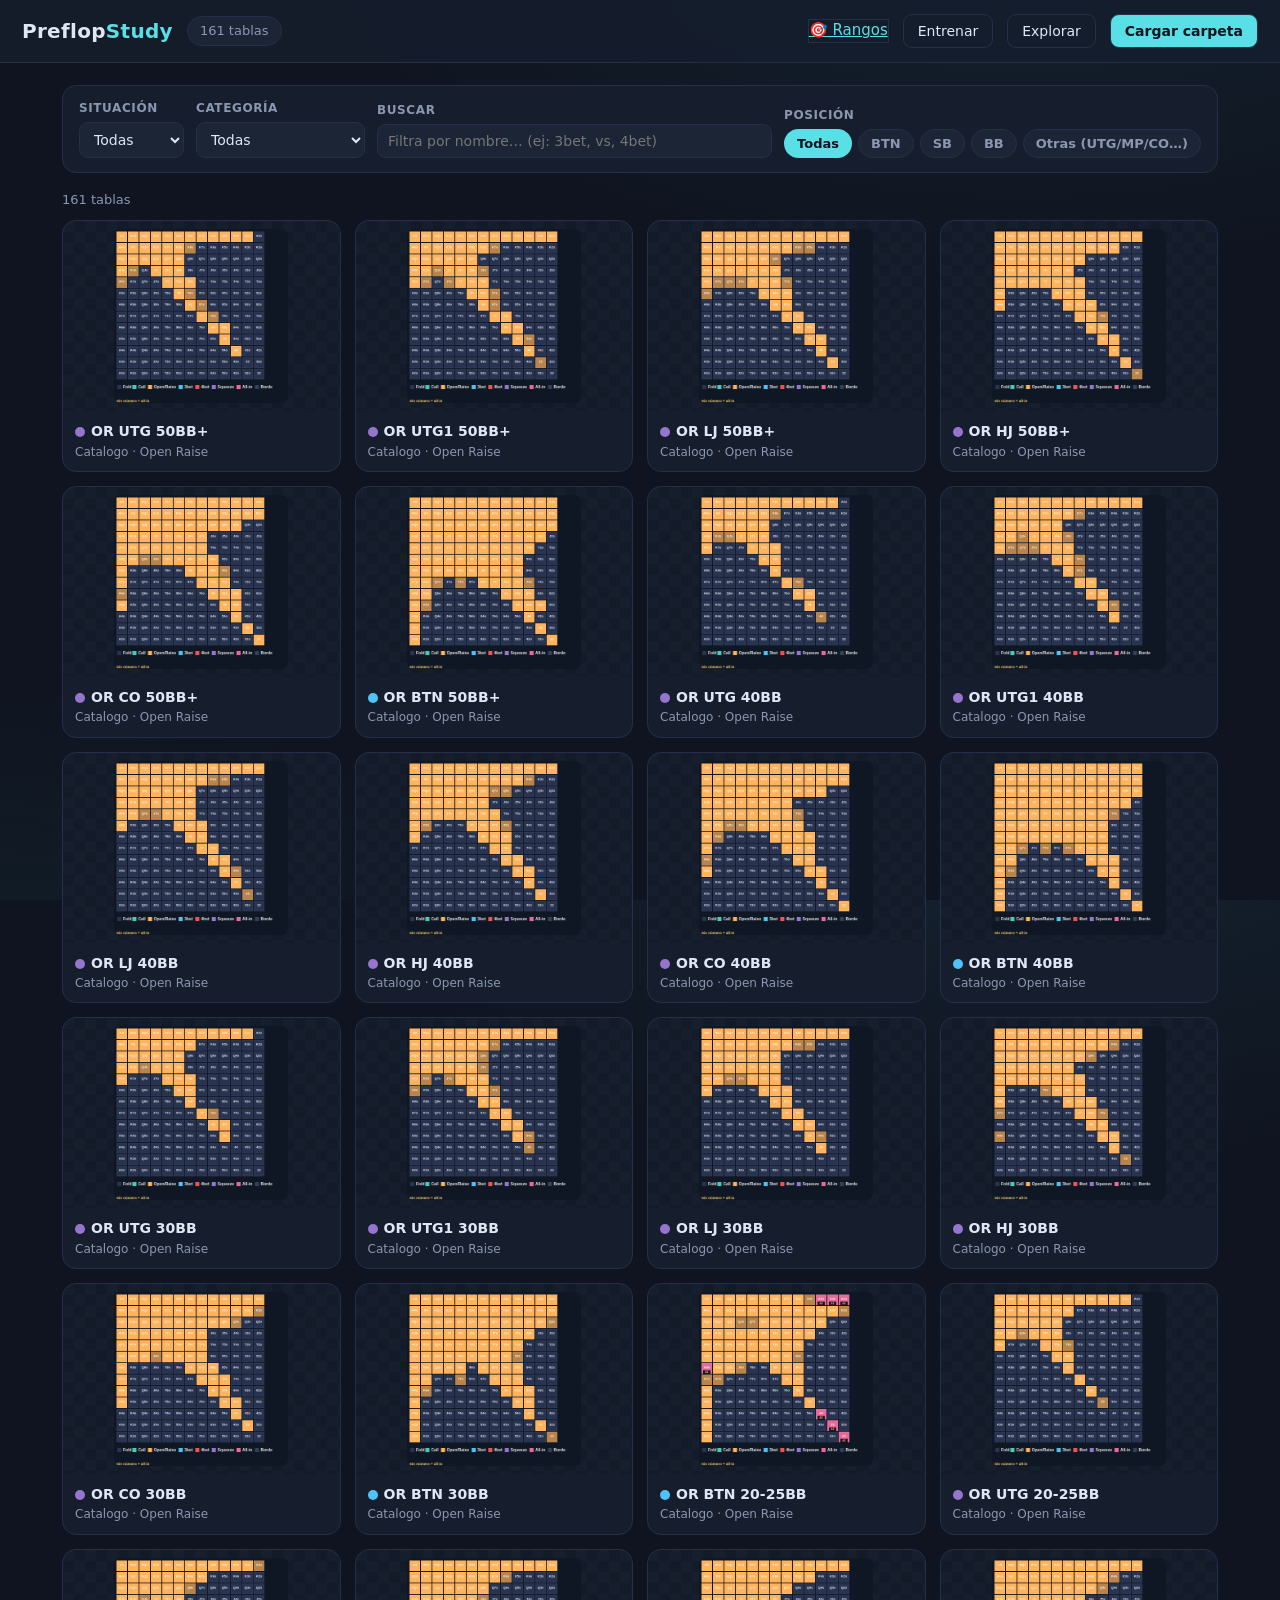
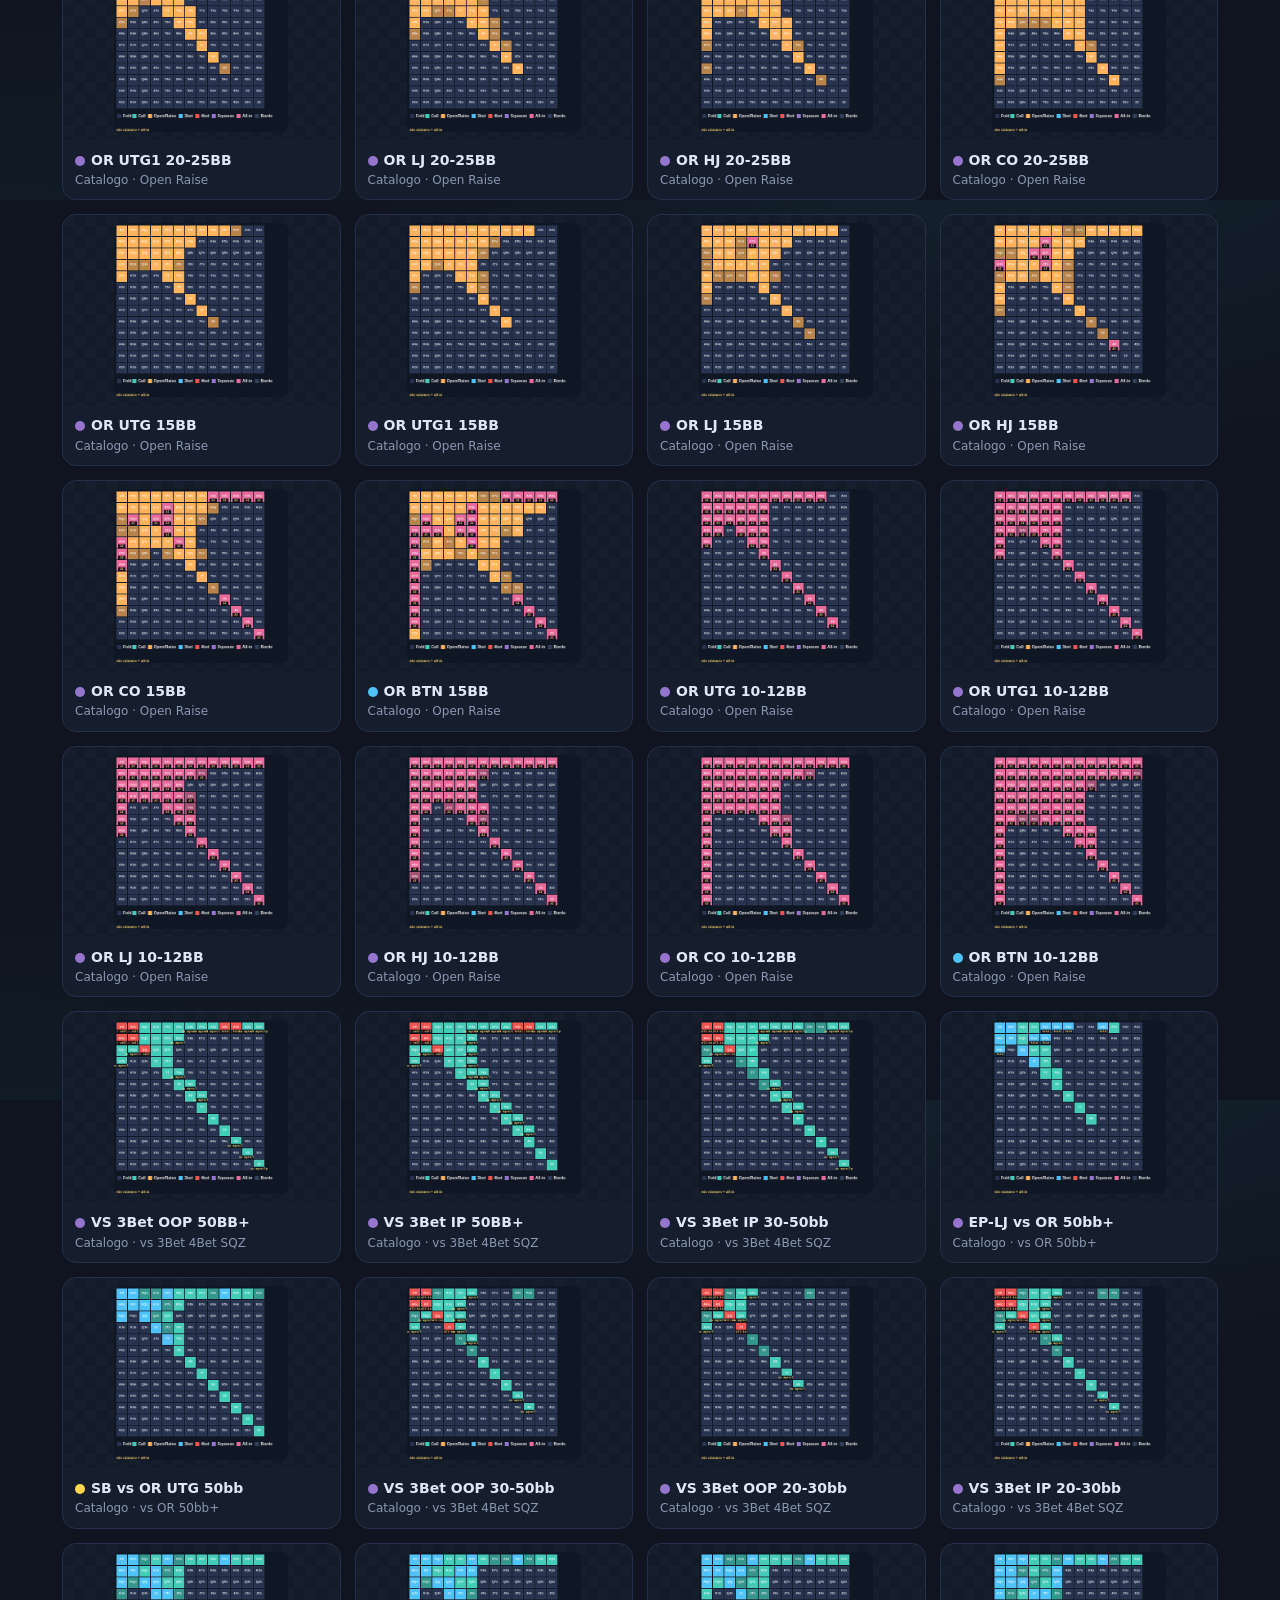
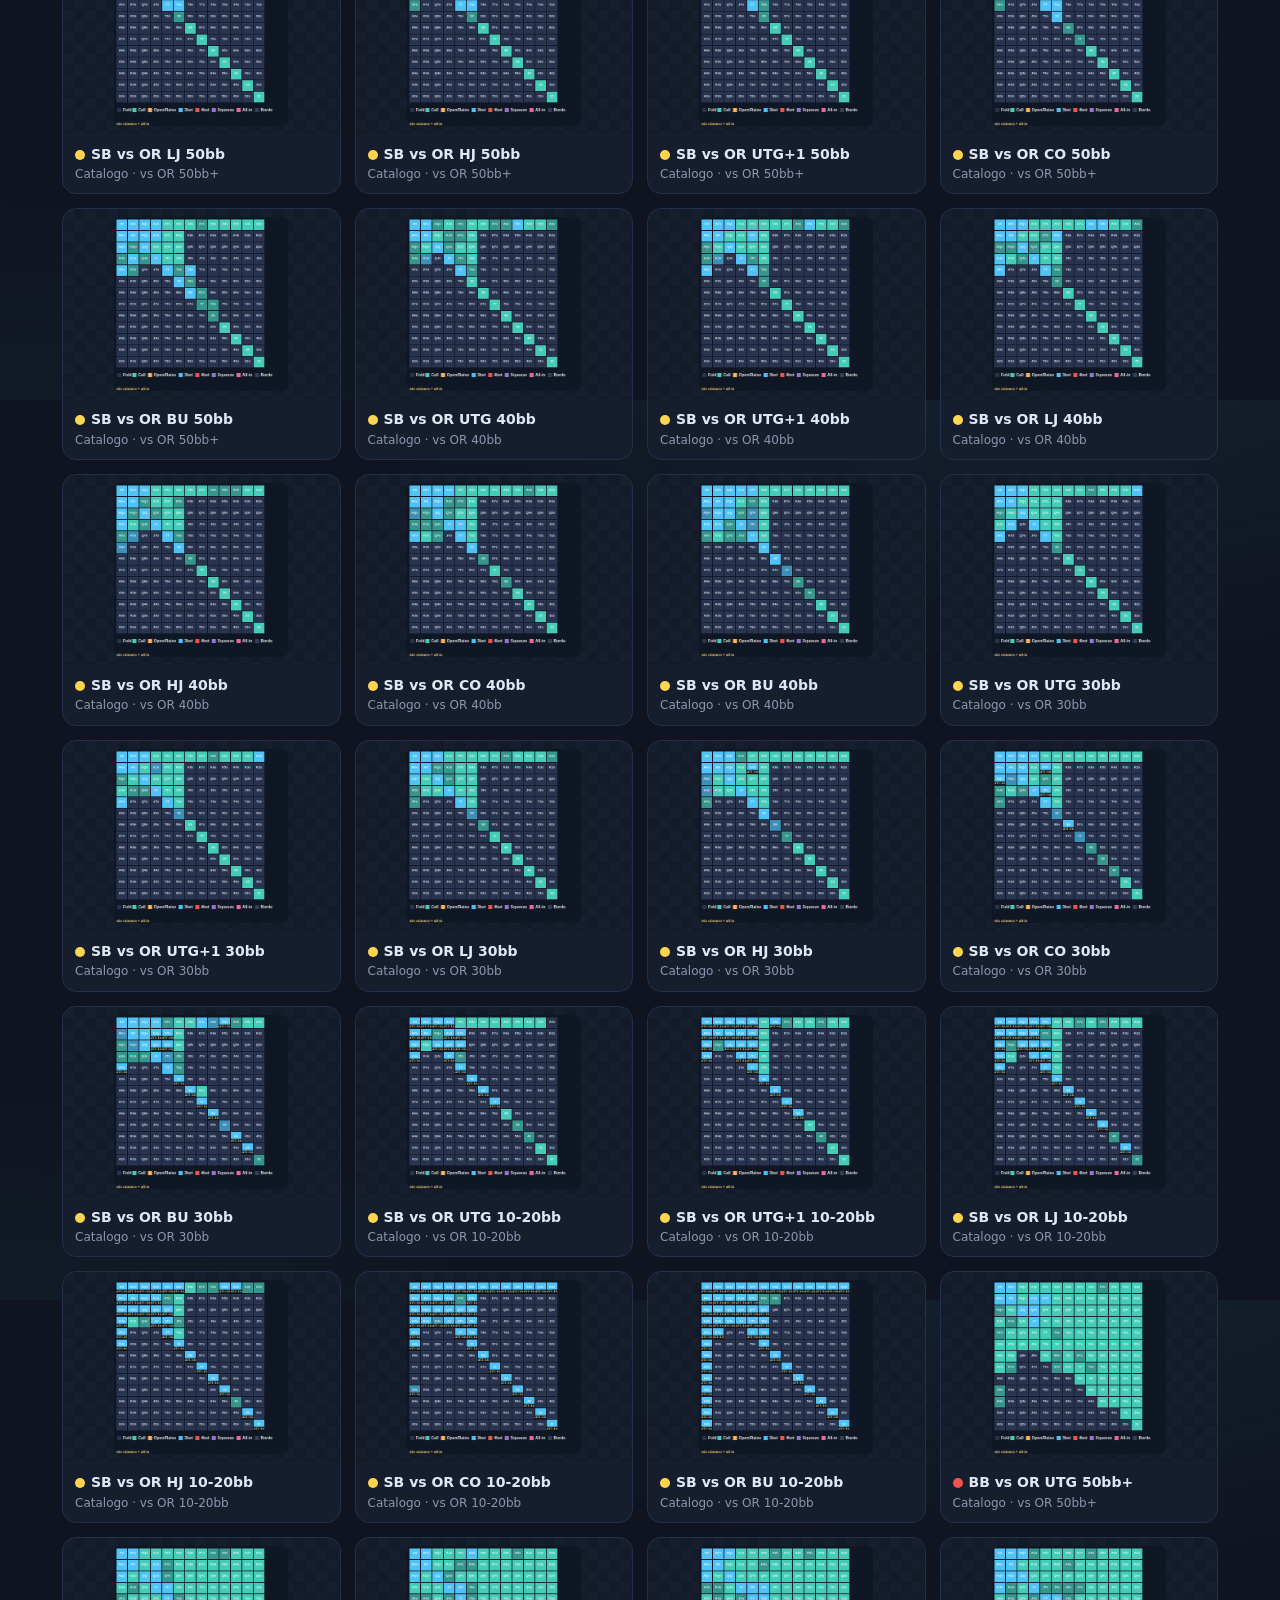
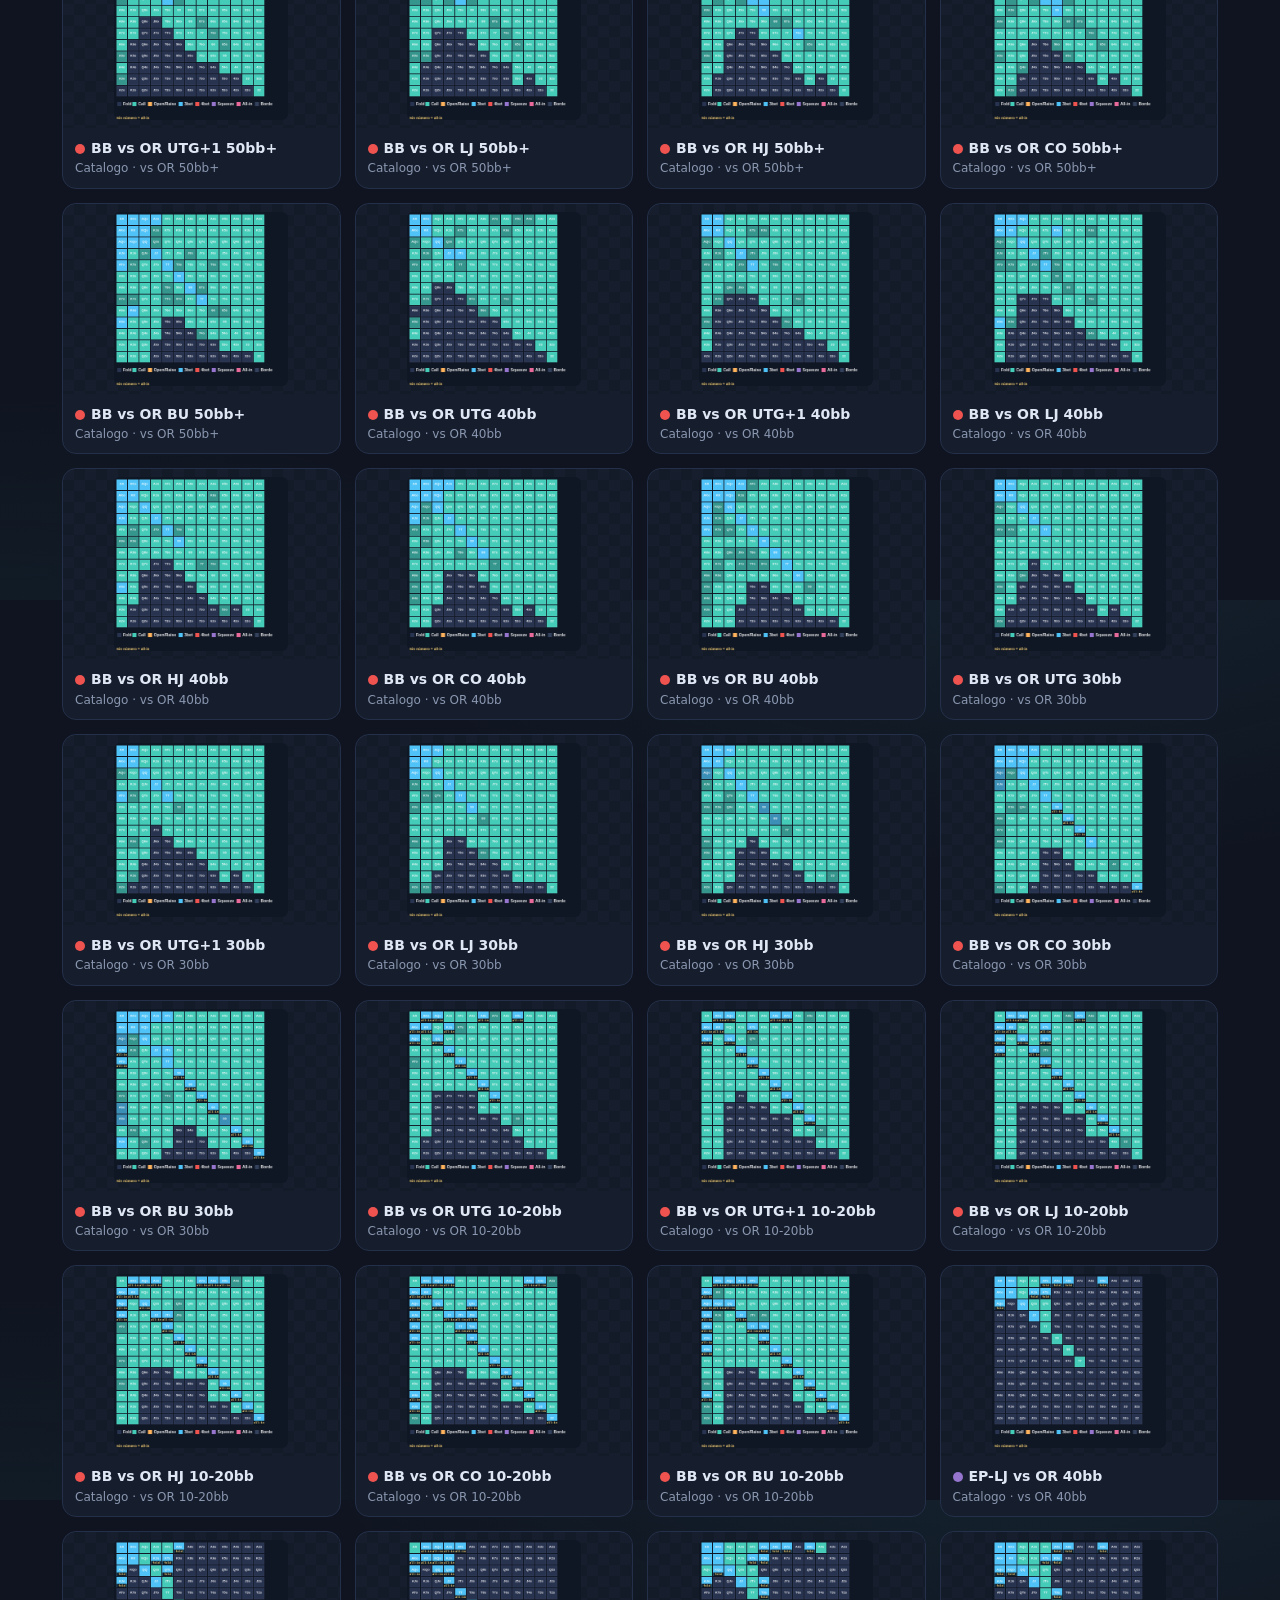
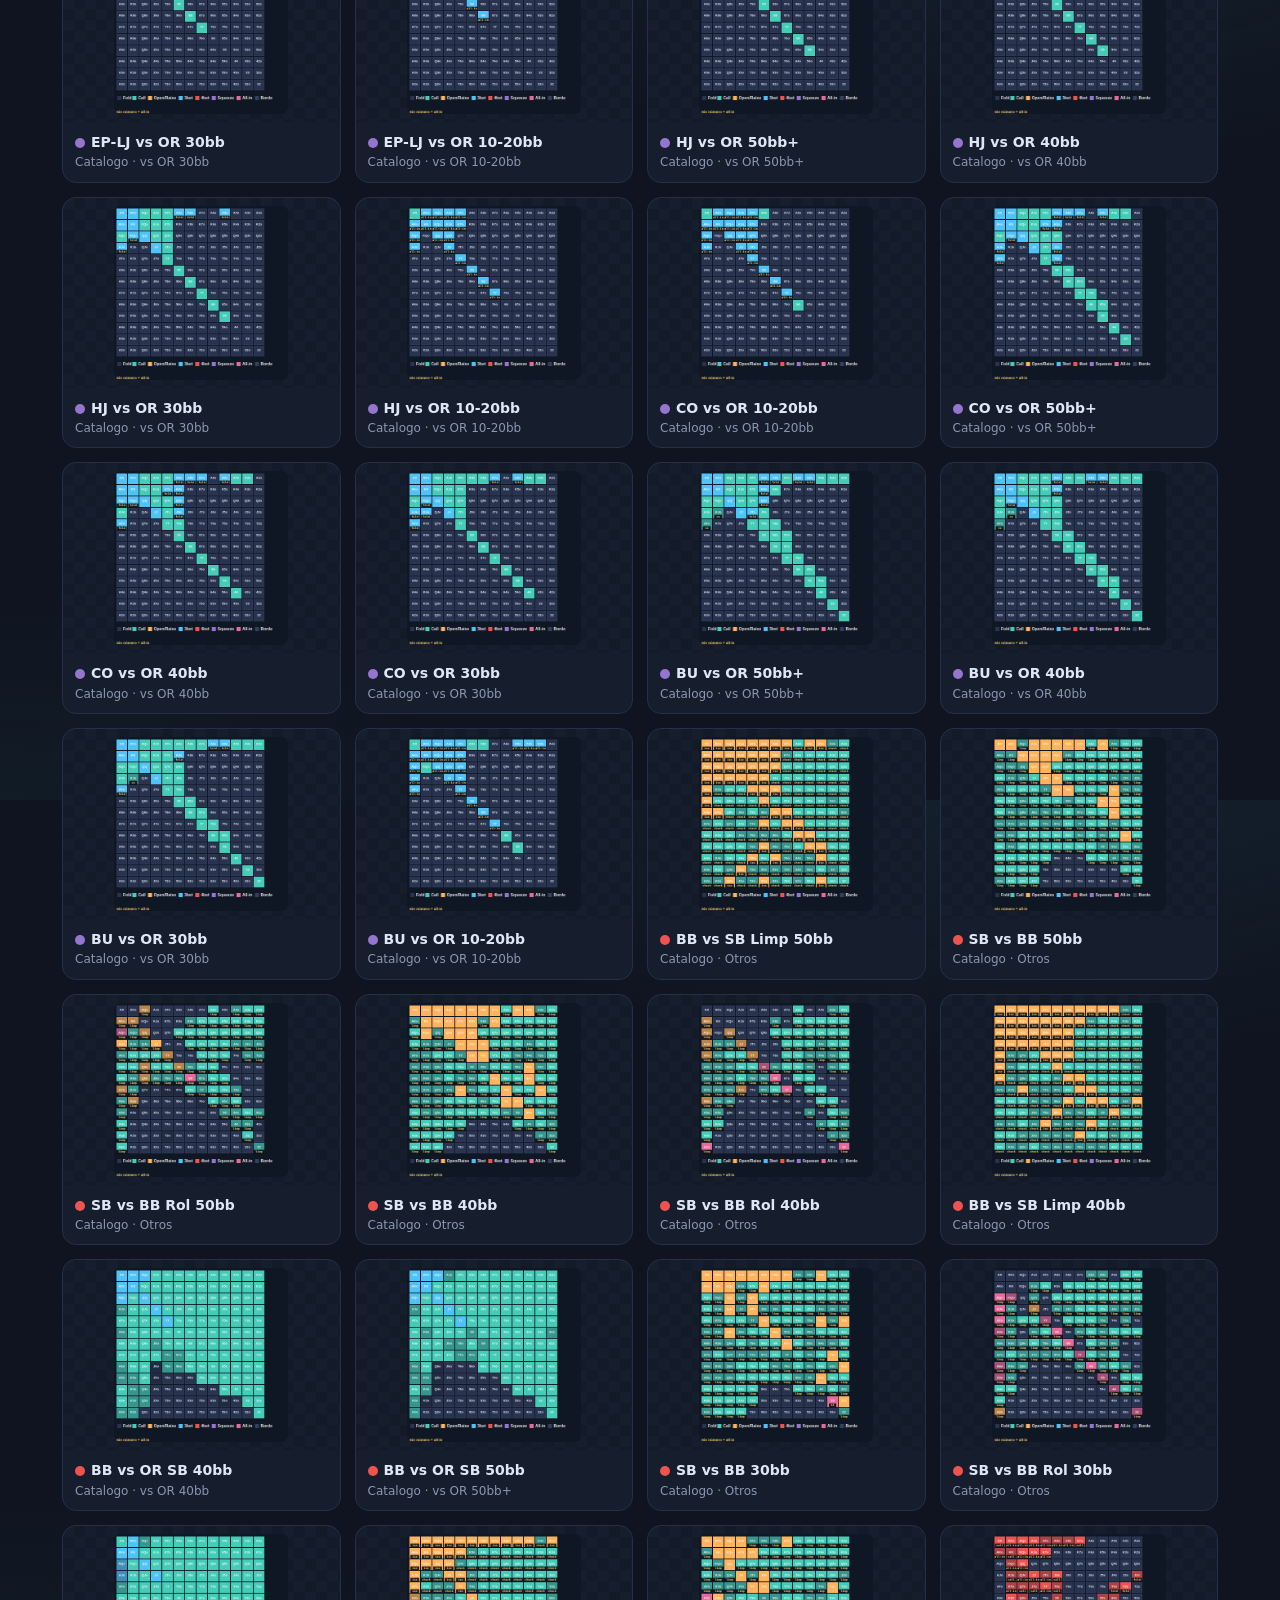
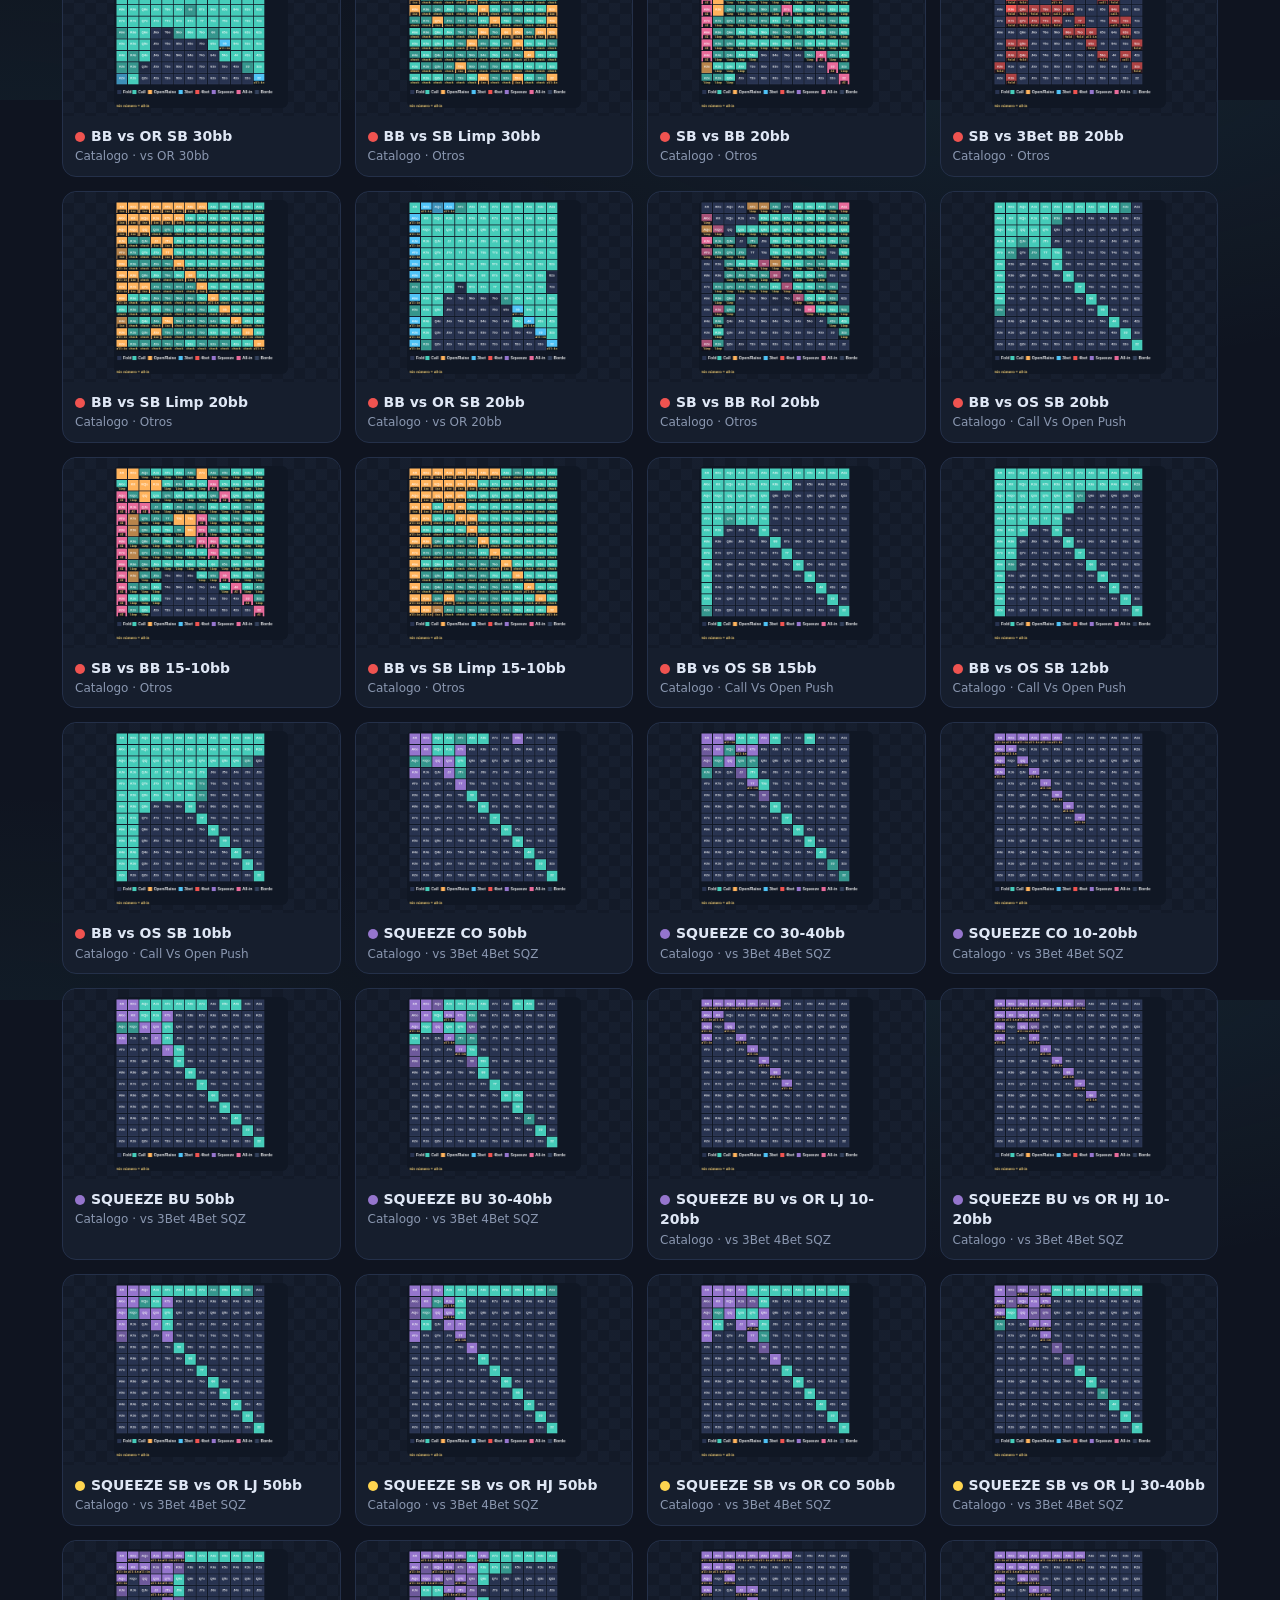
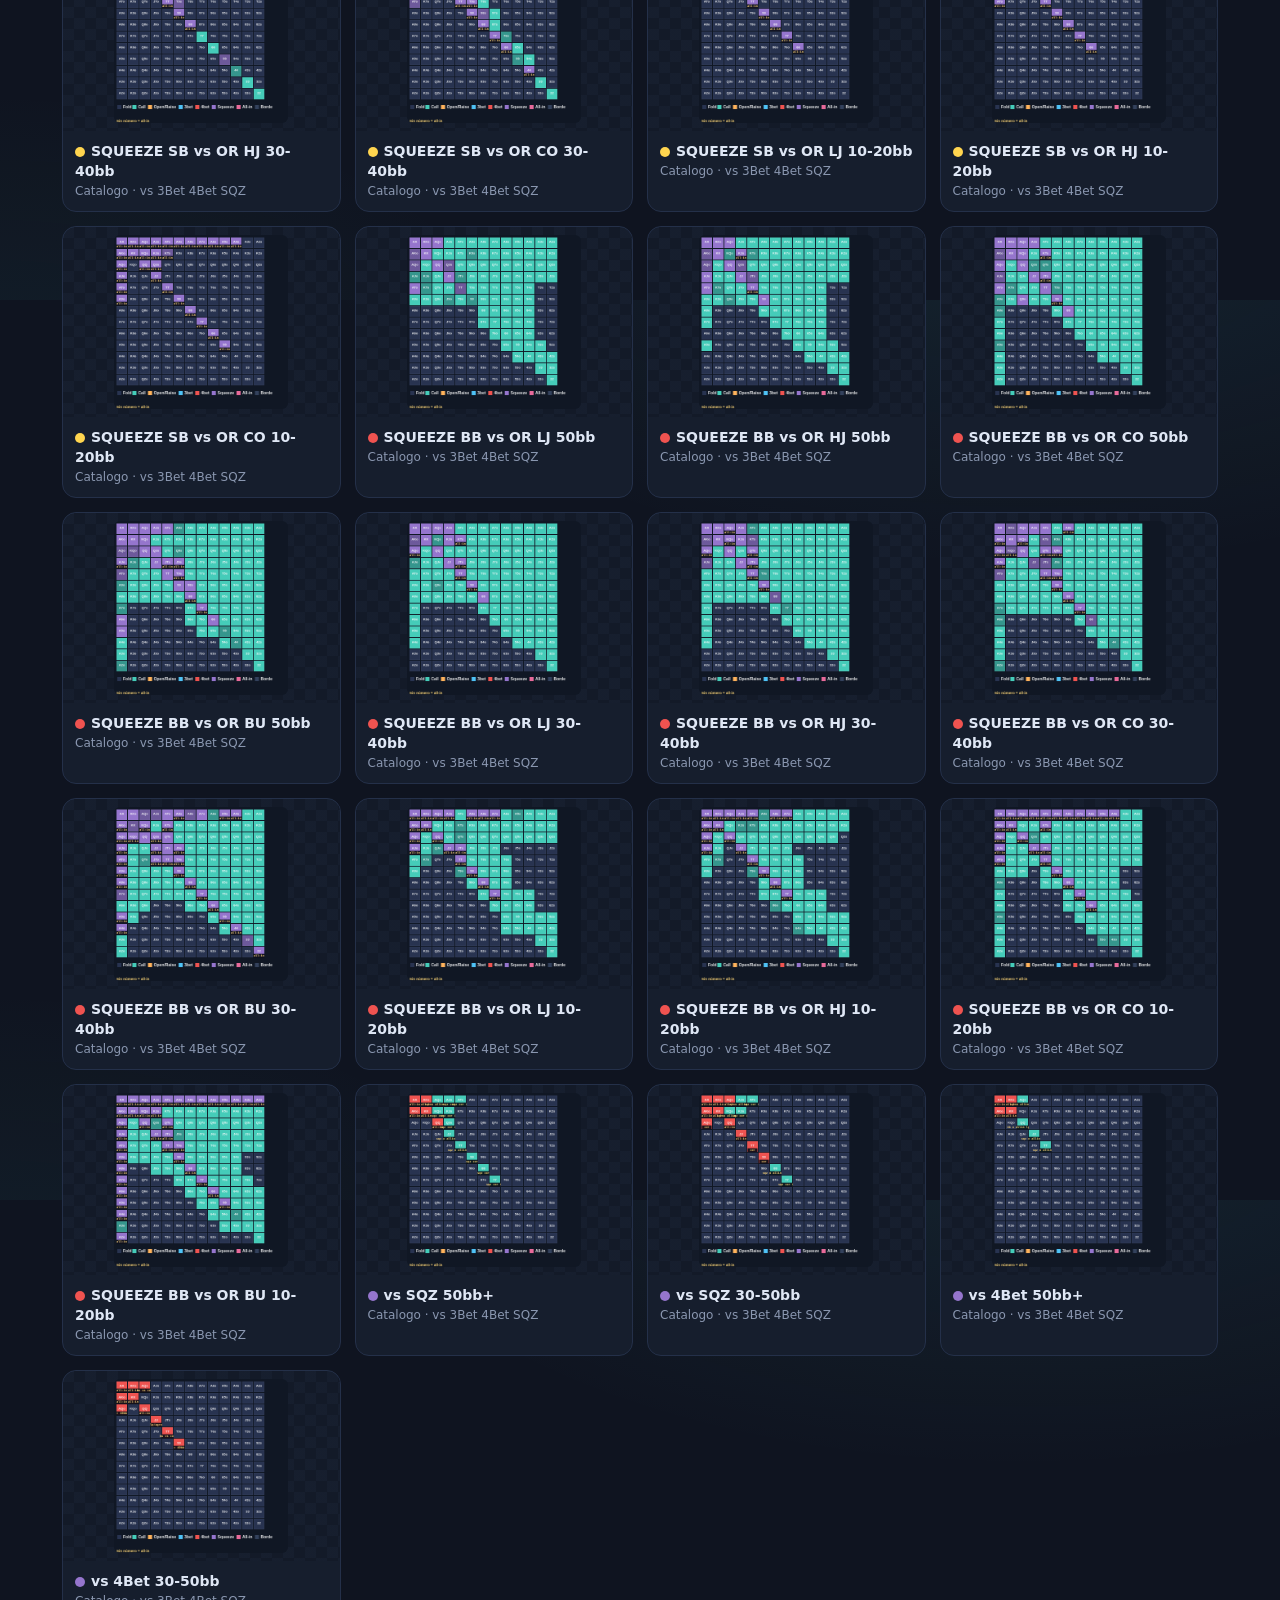
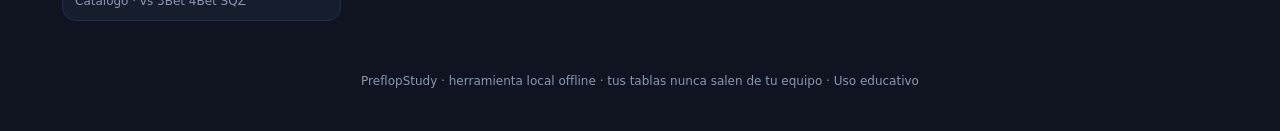
<file: index.html>
<!DOCTYPE html>
<html lang="es">
<head>
<meta charset="UTF-8">
<meta name="viewport" content="width=device-width, initial-scale=1.0">
<title>PreflopStudy - Rangos de póker</title>
<style>
:root{
  --bg:#0f1420; --panel:#161e2d; --panel2:#1b2536; --border:#243049;
  --text:#dfe7f5; --muted:#8a97b0; --accent:#59dfe6; --accent2:#45ccb9;
  --btn:#243049; --btn-hover:#2d3b58;
  --btns:#4fc3f7; --sbs:#ffd54f; --bbs:#ef5350; --ots:#9575cd;
  --ok:#45ccb9; --warn:#f1cc32; --bad:#ef5350;
}
*{box-sizing:border-box; margin:0; padding:0;}
html,body{height:100%;}
body{
  background:
    radial-gradient(1200px 600px at 80% -10%, rgba(89,223,230,.08), transparent 60%),
    radial-gradient(900px 500px at 0% 110%, rgba(69,204,185,.06), transparent 60%),
    var(--bg);
  color:var(--text);
  font-family:'Segoe UI', system-ui, -apple-system, sans-serif;
  font-size:15px; line-height:1.45;
}
button{font-family:inherit; cursor:pointer; border:none; background:var(--btn); color:var(--text);
  padding:8px 14px; border-radius:9px; font-size:14px; transition:background .15s, transform .05s;}
button:hover{background:var(--btn-hover);}
button:active{transform:scale(.97);}
select,input[type=text]{
  background:var(--panel2); color:var(--text); border:1px solid var(--border);
  border-radius:9px; padding:8px 10px; font-size:14px; font-family:inherit;
}
select:focus,input:focus{outline:1px solid var(--accent);}
h1,h2,h3{font-weight:600;}
a{color:var(--accent);}

/* ---------- Header ---------- */
header{
  display:flex; align-items:center; gap:14px; padding:14px 22px;
  background:rgba(22,30,45,.85); backdrop-filter:blur(6px);
  border-bottom:1px solid var(--border); position:sticky; top:0; z-index:50;
}
.logo{font-size:20px; font-weight:800; letter-spacing:.3px;}
.logo span{color:var(--accent);}
.spacer{flex:1;}
.hbtn{background:transparent; border:1px solid var(--border);}
.hbtn.primary{background:var(--accent); color:#0c121d; font-weight:700;}
.hbtn.primary:hover{background:#7ce9ef;}
.badge{background:var(--panel2); border:1px solid var(--border); border-radius:999px;
  padding:5px 12px; font-size:13px; color:var(--muted);}
.badge b{color:var(--text); font-weight:700;}

main{max-width:1200px; margin:0 auto; padding:22px;}
.banner{
  background:linear-gradient(90deg, rgba(89,223,230,.12), rgba(69,204,185,.07));
  border:1px solid var(--accent2); color:var(--text); border-radius:12px;
  padding:14px 18px; margin-bottom:20px; font-size:14px;
}
.banner b{color:var(--accent2);}

/* ---------- Filters ---------- */
.filters{
  display:flex; flex-wrap:wrap; gap:12px; align-items:flex-end;
  background:var(--panel); border:1px solid var(--border); border-radius:14px;
  padding:14px 16px; margin-bottom:18px;
}
.fgroup{display:flex; flex-direction:column; gap:5px;}
.fgroup label{font-size:12px; text-transform:uppercase; letter-spacing:.6px; color:var(--muted); font-weight:600;}
.search{flex:1; min-width:180px;}
.chips{display:flex; gap:6px; flex-wrap:wrap;}
.chip{
  padding:6px 12px; border-radius:999px; background:var(--panel2);
  border:1px solid var(--border); font-size:13px; font-weight:600; color:var(--muted);
}
.chip:hover{background:var(--btn-hover);}
.chip.on{color:#0c121d; border-color:transparent;}
.chip.on.bbtn{background:var(--btns);}
.chip.on.sbtn{background:var(--sbs);}
.chip.on.obtn{background:var(--bbs);}
.chip.on.ebtn{background:var(--ots);}
.chip.on.all{background:var(--accent);}

/* ---------- Grid ---------- */
.gridinfo{display:flex; justify-content:space-between; align-items:center; margin-bottom:10px; color:var(--muted); font-size:13px;}
.grid{
  display:grid; grid-template-columns:repeat(auto-fill, minmax(230px, 1fr)); gap:14px;
}
.card{
  background:var(--panel); border:1px solid var(--border); border-radius:14px;
  overflow:hidden; cursor:pointer; transition:transform .12s, border-color .12s;
}
.card:hover{transform:translateY(-3px); border-color:var(--accent);}
.card .thumb{
  height:190px; display:flex; align-items:center; justify-content:center;
  background:repeating-conic-gradient(#131a28 0% 25%, #16203233 0% 50%) 0 0/22px 22px;
  padding:8px;
}
.card .thumb img{max-width:100%; max-height:100%; object-fit:contain; border-radius:6px;}
.card .meta{padding:10px 12px;}
.card .meta .t{font-weight:700; font-size:14px;}
.card .meta .sub{color:var(--muted); font-size:12px; margin-top:2px;
  white-space:nowrap; overflow:hidden; text-overflow:ellipsis;}
.posdot{display:inline-block; width:10px; height:10px; border-radius:50%; margin-right:6px; vertical-align:middle;}
.empty{grid-column:1/-1; text-align:center; color:var(--muted); padding:40px 0;}

/* ---------- Detail ---------- */
.view{display:none;}
.view.on{display:block;}
.detail-top{
  display:flex; align-items:center; gap:12px; margin-bottom:14px; flex-wrap:wrap;
}
.detail-top h2{font-size:20px;}
.detail-top .sub{color:var(--muted); font-size:13px;}
.zoom-wrap{
  background:var(--panel); border:1px solid var(--border); border-radius:14px;
  padding:16px; overflow:auto; max-height:78vh; text-align:center;
}
.zoom-wrap img{max-height:74vh; max-width:100%; object-fit:contain; border-radius:8px; transition:max-height .2s, max-width .2s;}
.zoom-wrap.zoomed{overflow:auto;}
.zoom-wrap.zoomed img{max-height:none; max-width:none; cursor:zoom-out;}
.zoom-wrap img{cursor:zoom-in;}
.empty{color:var(--muted);}
[hidden],.hidden{display:none!important;}

/* ---------- Quiz ---------- */
.quiz-wrap{display:flex; flex-direction:column; align-items:center; gap:18px;}
.quiz-progress{width:100%; max-width:560px;}
.qbar{height:8px; background:var(--panel2); border-radius:99px; overflow:hidden;}
.qbar .fill{height:100%; background:var(--accent); width:0; transition:width .2s;}
.qpath{color:var(--muted); font-size:13px; margin-top:6px; text-align:center;}
.qcard{
  width:100%; max-width:560px; perspective:1200px; cursor:pointer;
}
.qin,.qfront,.qback{width:100%; aspect-ratio:5/5.6; }
.qin{position:relative; transform-style:preserve-3d; transition:transform .5s;}
.qin.flip{transform:rotateY(180deg);}
.qface{
  position:absolute; inset:0; backface-visibility:hidden; border-radius:16px;
  border:1px solid var(--border); background:var(--panel); overflow:hidden;
  display:flex; flex-direction:column;
}
.qfront{align-items:center; justify-content:center; gap:10px; text-align:center; padding:20px;}
.qback{transform:rotateY(180deg);}
.qback img{width:100%; height:100%; object-fit:contain; background:repeating-conic-gradient(#131a28 0% 25%, #16203233 0% 50%) 0 0/22px 22px;}
.qbig{font-size:34px; font-weight:800;}
.qsub{color:var(--muted); font-size:14px; max-width:80%;}
.qhint{font-size:12px; color:var(--muted); margin-top:6px;}
.qgrades{display:flex; gap:10px; width:100%; max-width:560px;}
.qgrades button{flex:1; padding:12px; font-weight:700; border-radius:12px; font-size:14px;}
.qbad{background:rgba(239,83,80,.16); border:1px solid var(--bbs); color:#ff8a80;}
.qwarn{background:rgba(255,213,79,.14); border:1px solid var(--sbs); color:#ffe082;}
.qok{background:rgba(69,204,185,.15); border:1px solid var(--accent2); color:#7ce9df;}
.qbad:hover{background:rgba(239,83,80,.3);} .qwarn:hover{background:rgba(255,213,79,.28);} .qok:hover{background:rgba(69,204,185,.3);}
.qlayout{display:grid; grid-template-columns:minmax(260px,340px) 1fr; gap:18px; align-items:start;}
.qsetup{background:var(--panel); border:1px solid var(--border); border-radius:14px; padding:18px; display:flex; flex-direction:column; gap:12px;}
.qsetup h3{font-size:16px; margin-bottom:2px;}
.qsummary{background:var(--panel); border:1px solid var(--border); border-radius:14px; padding:22px; text-align:center; width:100%; max-width:560px;}
.qsummary .big{font-size:40px; font-weight:800; color:var(--accent);}
.qsummary .num{display:inline-block; min-width:70px; padding:8px 12px; border-radius:10px; background:var(--panel2); margin:6px; border:1px solid var(--border);}
.qsummary .num b{display:block; font-size:22px;}
.num.n1{color:#7ce9df;} .num.n2{color:#ffe082;} .num.n3{color:#ff8a80;}

footer{text-align:center; color:var(--muted); font-size:12px; padding:30px 20px 40px;}
kbd{background:var(--panel2); border:1px solid var(--border); border-bottom-width:2px; border-radius:5px; padding:1px 6px; font-size:11px; font-family:inherit;}
@media (max-width:760px){ .qlayout{grid-template-columns:1fr;} .qbig{font-size:26px;} }
</style>
</head>
<body>

<header>
  <div class="logo">Preflop<span>Study</span></div>
  <span class="badge" id="libCount">0 tablas</span>
  <div class="spacer"></div>
  <a class="hbtn" href="./rangos/">🎯 Rangos</a>
  <button class="hbtn" id="btnQuiz">Entrenar</button>
  <button class="hbtn" id="btnBrowse">Explorar</button>
  <button class="hbtn primary" id="btnLoad">Cargar carpeta</button>
  <input type="file" id="fileInput" webkitdirectory multiple hidden>
</header>

<main>

  <!-- ===== EXPLORAR ===== -->
  <div class="view on" id="view-browse">
    <div class="banner hidden" id="demoBanner">
      <b>Catálogo no disponible.</b> No se pudo cargar el catálogo de rangos (Universidad), así que se muestran tablas de ejemplo (DEMO).
      Pulsa <b>"Cargar carpeta"</b> para usar tus rangos en imágenes.
    </div>

    <div class="filters" id="filters1">
      <div class="fgroup">
        <label>Situación</label>
        <select id="fSit1"></select>
      </div>
      <div class="fgroup">
        <label>Categoría</label>
        <select id="fCat1"></select>
      </div>
      <div class="fgroup" style="flex:1">
        <label>Buscar</label>
        <input type="text" id="fQ1" class="search" placeholder="Filtra por nombre… (ej: 3bet, vs, 4bet)">
      </div>
      <div class="fgroup">
        <label>Posición</label>
        <div class="chips" id="fPos1">
          <button class="chip on all" data-p="all">Todas</button>
        </div>
      </div>
    </div>

    <div class="gridinfo"><span id="gridCount"></span></div>
    <div class="grid" id="grid"></div>
  </div>

  <!-- ===== DETALLE ===== -->
  <div class="view" id="view-detail">
    <div class="detail-top">
      <button id="btnBack">← Volver</button>
      <button id="btnPrev">‹ Anterior</button>
      <button id="btnNext">Siguiente ›</button>
      <div style="flex:1"></div>
      <div id="detailTitle"></div>
    </div>
    <div class="zoom-wrap" id="zoomWrap">
      <img id="detailImg" alt="tabla">
    </div>
    <div style="margin-top:10px; color:var(--muted); font-size:12px; text-align:center;">
      <kbd>←</kbd> <kbd>→</kbd> navegar · <kbd>Esc</kbd> volver · clic en la imagen para hacer zoom
    </div>
  </div>

  <!-- ===== QUIZ ===== -->
  <div class="view" id="view-quiz">
    <div id="quizStage" class="qlayout">
      <div class="qsetup">
        <h3>Configura el entrenamiento</h3>
        <div class="fgroup">
          <label>Situación</label>
          <select id="fSit2"></select>
        </div>
        <div class="fgroup">
          <label>Categoría</label>
          <select id="fCat2"></select>
        </div>
        <div class="fgroup">
          <label>Posición</label>
          <div class="chips" id="fPos2">
            <button class="chip on all" data-p="all">Todas</button>
          </div>
        </div>
        <div class="fgroup">
          <label>Nº de tablas</label>
          <select id="fN">
            <option value="0">Todas</option>
            <option value="10">10</option>
            <option value="20">20</option>
            <option value="30">30</option>
            <option value="50">50</option>
          </select>
        </div>
        <label style="display:flex; align-items:center; gap:8px; font-size:13px; color:var(--muted); cursor:pointer;">
          <input type="checkbox" id="fWeight" checked> Priorizar las que peor recuerdo
        </label>
        <button class="hbtn primary" id="btnStartQuiz" style="margin-top:4px">Comenzar</button>
      </div>
      <div style="color:var(--muted); font-size:14px; padding-top:6px;">
        <h3 style="margin-bottom:8px; color:var(--text);">¿Cómo funciona?</h3>
        <p style="margin-bottom:8px;">Se te muestra el <b style="color:var(--text)">nombre de la tabla</b> (posición y spot).
        Intenta recordar de memoria qué rango abre: <i>pares, suited, offsuit…</i></p>
        <p style="margin-bottom:8px;">Pulsa <b style="color:var(--text)">Mostrar / pulsar espacio</b> para ver la tabla real
        y compara con la que tenías en la cabeza.</p>
        <p style="margin-bottom:8px;">Autoevalúate con los tres botones. El programa recuerda tus aciertos y fallos
        (<b style="color:var(--text)">"Priorizar las que peor recuerdo"</b> repite más las que fallas).</p>
        <p>Todo el progreso se guarda en tu navegador.<br>
        Atajos: <kbd>1</kbd> fallada · <kbd>2</kbd> casi · <kbd>3</kbd> clavada · <kbd>Espacio</kbd> voltear.</p>
      </div>
    </div>
  </div>

</main>

<footer>PreflopStudy · herramienta local offline · tus tablas nunca salen de tu equipo · Uso educativo</footer>

<script>
'use strict';
/* =========================================================
   PreflopStudy — herramienta de estudio de rangos preflop
   ========================================================= */

/* ---------- Constantes ---------- */
const POS = ['BTN','SB','BB','Otras'];
const POS_COLORS = { BTN:'#4fc3f7', SB:'#ffd54f', BB:'#ef5350', Otras:'#9575cd' };
const CAT_COLORS = {
  '1_Instituto':'#45ccb9','2_Universidad':'#59dfe6','3_Diplomado':'#d1b4ff',
  '4_Doctorado':'#f7996e','5_Summa Cum Laude':'#f1cc32'
};
const KNOWN_SITS = ['Cash','MTT','Spin','3H','HU','vsMTT','Mini-NL'];

/* ---------- Estado ---------- */
let library = [];          // items con url/fichero
let catList = [], sitList = [];
let quizCtx = null;
const DEFAULTS = { sit:'all', cat:'all', pos:'all', q:'' };

/* persistence */
const PROG_KEY = 'ps_progress_v1';
function loadProgress(){ try { return JSON.parse(localStorage.getItem(PROG_KEY)) || {}; } catch(e){ return {}; } }
function saveProgress(p){ try { localStorage.setItem(PROG_KEY, JSON.stringify(p)); } catch(e){} }
let PROGRESS = loadProgress();

/* ---------- Utilidades ---------- */
const $ = s => document.querySelector(s);
const $$ = s => [...document.querySelectorAll(s)];
function esc(s){ return String(s).replace(/[&<>"']/g, c => ({'&':'&amp;','<':'&lt;','>':'&gt;','"':'&quot;',"'":'&#39;'}[c])); }
function cleanName(name){
  return (name || '')
    .replace(/\.[a-z0-9]+$/i,'')
    .replace(/^\d+[_\-\.]?\s*/, '')
    .replace(/([a-z])([A-Z])/g, '$1 $2')
    .replace(/[_\-\s]+/g, ' ')
    .trim();
}
function isImage(name){ return /\.(png|jpe?g|gif|webp|bmp)$/i.test(name); }

function parseItem(file, relOverride){
  const rel = relOverride || (file.webkitRelativePath || file.name);
  let parts = rel.split('/').filter(Boolean);
  // Quitar la carpeta raiz que el navegador anade (el nombre de la carpeta elegida),
  // salvo que esa carpeta inicial sea ya una carpeta de datos (situacion o categoria).
  const l0 = (parts[0]||'').toLowerCase();
  const looksData = /^\d/.test(parts[0]||'')
    || /universidad|instituto|diplomado|doctorado|summa/i.test(parts[0]||'')
    || KNOWN_SITS.some(s => s.toLowerCase() === l0);
  if (parts.length > 1 && !looksData) parts = parts.slice(1);
  const folders = parts.slice(0, parts.length-1);
  const name = parts[parts.length-1] || file.name;
  const lower = f => f.toLowerCase();

  let situation = null;
  const sitFolder = folders.find(f => KNOWN_SITS.some(s => lower(s) === lower(f)));
  if (sitFolder) situation = sitFolder;

  let category = null;
  const catFolder = folders.find(f => /universidad|instituto|diplomado|doctorado|summa/i.test(f));
  if (catFolder) category = catFolder;
  if (!category){
    const last = folders[folders.length-1];
    if (last && (/^\d/.test(last) || /universidad|instituto|diplomado|doctorado|summa/i.test(last))) category = last;
    if (!category) category = folders.length ? folders[folders.length-1] || 'General' : 'General';
  }

  let pos = 'Otras';
  const scan = toks => {
    let bestIdx = Infinity, out = 'Otras';
    ['BTN','SB','BB'].forEach(p => { const i = toks.indexOf(p); if (i >= 0 && i < bestIdx){ bestIdx = i; out = p; } });
    return out;
  };
  pos = scan(name.split(/[_\-\s]+/).filter(Boolean));
  if (pos === 'Otras') pos = scan(folders.join(' ').split(/[_\-\s]+/).filter(Boolean));

  return {
    file, url: URL.createObjectURL(file),
    name, rel: rel,
    title: cleanName(name),
    folders, situation: situation||'General', category,
    pos,
    key: rel.split('/').slice(0,-1).concat([cleanName(name)]).join(' / ')
  };
}

function mergedPosColors(){
  return { BTN:POS_COLORS.BTN, SB:POS_COLORS.SB, BB:POS_COLORS.BB, Otras:POS_COLORS.Otras };
}
function catColor(cat){
  if (CAT_COLORS[cat]) return CAT_COLORS[cat];
  return '#a899d6';
}

function filterItems(opts, list){
  list = list || library;
  const q = (opts.q||'').toLowerCase().trim();
  return list.filter(it => {
    if (opts.sit !== 'all' && it.situation !== opts.sit) return false;
    if (opts.cat !== 'all' && it.category !== opts.cat) return false;
    if (opts.pos !== 'all' && it.pos !== opts.pos) return false;
    if (q && !(it.title+ ' ' + it.category + ' ' + it.situation + ' ' + it.name).toLowerCase().includes(q)) return false;
    return true;
  });
}

function weightedShuffle(list){
  const arr = list.slice();
  const w = arr.map(it => {
    const p = PROGRESS[it.key] || {};
    const n = p.n || 0, ok = p.ok || 0, bad = p.bad || 0, c = p.c || 0;
    let score = ok + c*1.5 + bad*2.5;
    let conf = 1 + score*0.6;
    return { it, w: 1/Math.max(0.25, conf) + (bad>0? bad:0) };
  });
  const out = [];
  while (w.length){
    const tot = w.reduce((s,x)=>s+x.w,0);
    let r = Math.random()*tot, i = 0;
    for (; i<w.length; i++){ r -= w[i].w; if (r<=0) break; }
    i = Math.min(i, w.length-1);
    out.push(w[i].it); w.splice(i,1);
  }
  return out;
}

/* ---------- IndexedDB (guardar la biblioteca cargada) ---------- */
const DB_NAME='ps_library', DB_VER=1;
function openDB(){
  return new Promise((res,rej)=>{
    const r = indexedDB.open(DB_NAME, DB_VER);
    r.onupgradeneeded = () => r.result.createObjectStore('lib',{ keyPath:'key' });
    r.onsuccess = () => res(r.result);
    r.onerror = () => rej(r.error);
  });
}
async function dbSave(lib){
  try{
    const db = await openDB();
    const tx = db.transaction('lib','readwrite');
    const st = tx.objectStore('lib');
    st.clear();
    lib.forEach(it => st.put({ key:it.key, file:it.file, rel:it.rel, name:it.name }));
    return new Promise(res => tx.oncomplete = () => res());
  } catch(e){ return; }
}
async function dbLoad(){
  try{
    const db = await openDB();
    const tx = db.transaction('lib','readonly');
    const req = tx.objectStore('lib').getAll();
    return new Promise((res,rej)=>{ req.onsuccess=()=>res(req.result||[]); req.onerror=()=>rej(req.error); });
  } catch(e){ return []; }
}
async function dbClear(){
  try{
    const db = await openDB();
    const tx = db.transaction('lib','readwrite');
    tx.objectStore('lib').clear();
    return new Promise(res=>tx.oncomplete=()=>res());
  } catch(e){}
}

/* ---------- Demo ---------- */
function mulberry32(a){ return function(){ a|=0; a=a+0x6D2B79F5|0; let t=Math.imul(a^a>>>15, 1|a); t=t+Math.imul(t^t>>>7, 61|t)^t; return ((t^t>>>14)>>>0)/4294967296; }; }
function drawChart(pos, label, dens){
  const ranks='AKQJT98765432', cell=34, m=12, n=ranks.length;
  const size = m*2 + n*cell;
  const cv = document.createElement('canvas');
  cv.width=cv.height=size;
  const x = cv.getContext('2d');
  x.fillStyle='#101724'; x.fillRect(0,0,size,size);
  const rng = mulberry32((pos+label).split('').reduce((a,c)=>a+c.charCodeAt(0), 7));
  for (let r=0;r<n;r++) for (let c=0;c<n;c++){
    const px = m+c*cell, py = m+r*cell;
    let raised=false, col='#1b2437', v=rng();
    if (r===c){ raised = v > (1-dens*0.9-0.15); }
    else {
      const up = r<c; // suited
      const th = 1 - dens*0.7;
      raised = v > th;
    }
    if (raised){
      if (r===c) col='#e86a9a';
      else if (r<c) col='#58b7ff';
      else col='#ffb35c';
    }
    x.fillStyle=col;
    x.fillRect(px, py, cell-2, cell-2);
    x.strokeStyle='rgba(255,255,255,.06)';
    x.strokeRect(px+.5, py+.5, cell-3, cell-3);
  }
  x.fillStyle='#dfe7f5'; x.font='600 13px Segoe UI, sans-serif'; x.textAlign='center';
  x.fillText(ranks.split('').map(r=>r==='T'?'T':r).join(' '), size/2, m-4);
  return cv.toDataURL('image/png');
}
function makeDemoChart(pos, label, dens){
  const name = label + '.png';
  const dataUrl = drawChart(pos, label, dens);
  const blob = dataUrlToBlob(dataUrl);
  const file = new File([blob], name, { type:'image/png' });
  const rel = 'Cash/2_Universidad_DEMO/' + label + '.png';
  return parseItem(file, rel);
}
function dataUrlToBlob(d){
  const parts = d.split(',');
  const mime = parts[0].match(/:(.*?);/)[1];
  const bin = atob(parts[1]);
  const arr = new Uint8Array(bin.length);
  for (let i=0;i<bin.length;i++) arr[i]=bin.charCodeAt(i);
  return new Blob([arr], {type:mime});
}

const DEMO_SET = [
  ['BTN','01_BTN_2b_open',.75], ['BTN','02_BTN_3b_vs_open',.62],
  ['SB','03_SB_2b_open',.58],   ['SB','04_SB_3b_vs_open',.40],
  ['BB','05_BB_def_vs_2b_open',.5], ['BB','06_BB_3b_vs_btn',.42],
  ['Otras','07_UTG_2b_open',.55],   ['Otras','08_CO_2b_open',.66],
  ['Otras','09_HJ_2b_open',.60]
];
function buildDemoLibrary(){
  if (library.length) return;
  library = DEMO_SET.map(([p,l,d]) => makeDemoChart(p,l,d));
}

/* ---------- Catálogo (rangos reales scrapeados) ---------- */
function posFromTitle(title){
  const toks = String(title).split(/[_\-\s]+/).filter(Boolean);
  let best = 'Otras';
  ['BTN','SB','BB'].forEach(p => { if (toks.includes(p)) best = p; });
  return best;
}
function dominantAction(lines){
  const withFold = [];
  let sum = 0;
  (lines||[]).forEach(l => { const f = Math.max(0, Number(l.freq)||0); sum += f; withFold.push({ action:l.action, f }); });
  if (sum < 0.995) withFold.push({ action:'fold', f: 1 - sum });
  let best = { action:'fold', f:-1 };
  withFold.forEach(b => { if (b.f > best.f) best = b; });
  return best;
}
const CAT_ACTION_COLORS = {
  fold:'#283350', call:'#45ccb9', raise:'#ffb35c', '3bet':'#4fc3f7',
  '4bet':'#ef5350', sqz:'#9575cd', jam:'#e86a9a', default:'#33415c'
};
function matrixCanvasURL(matrix){
  const ranks='AKQJT98765432', cell=28, m=6, n=ranks.length;
  const mat = m*2 + n*cell, legendH = 50;
  const size = mat + legendH;
  const cv = document.createElement('canvas');
  cv.width = size; cv.height = size;
  const x = cv.getContext('2d');
  x.fillStyle='#101724'; x.fillRect(0,0,size,size);
  x.textAlign='center'; x.textBaseline='middle';
  for (let r=0;r<n;r++) for (let c=0;c<n;c++){
    const h = (r===c) ? ranks[r]+ranks[r] : r<c ? ranks[r]+ranks[c]+'s' : ranks[c]+ranks[r]+'o';
    const px = m + c*cell, py = m + r*cell;
    const lines = (matrix||{})[h] || [];
    const dom = dominantAction(lines);
    const col = CAT_ACTION_COLORS[dom.action] || CAT_ACTION_COLORS.default;
    x.globalAlpha = Math.max(0.15, Math.min(1, 0.4 + dom.f*0.6));
    x.fillStyle = col;
    x.fillRect(px, py, cell-2, cell-2);
    x.globalAlpha = 1;
    x.strokeStyle='rgba(255,255,255,.05)';
    x.strokeRect(px+.5, py+.5, cell-3, cell-3);
    x.fillStyle='rgba(255,255,255,.94)';
    x.font = h.length === 3 ? '700 8px Segoe UI, sans-serif' : '700 8px Segoe UI, sans-serif';
    x.fillText(h, px + (cell-2)/2, py + cell*0.38);
    // tamaño dominante (p. ej. "abrir a 2,2"); si no hay etiqueta -> all-in (JAM/AI)
    const dline = lines.filter(l => l.freq > 0)
      .sort((a,b) => b.freq - a.freq)[0];
    const sz = dom.action !== 'fold' && dline ? (dline.tag && dline.tag.trim() || (dline.action==='jam' || dline.action==='allin' ? 'AI' : '')) : '';
    if (sz){
      x.fillStyle = 'rgba(10,14,22,.92)';
      const tw = x.measureText(sz).width;
      const bw = Math.min(cell-2, tw + 10), bh = 10;
      x.fillRect(px + (cell-2-bw)/2, py + cell*0.62, bw, bh);
      x.fillStyle = '#ffd97a';
      x.font = '700 7px Consolas, monospace';
      x.fillText(sz, px + (cell-2)/2, py + cell*0.62 + bh/2);
    } else if (dom.action === 'fold'){
      x.globalAlpha = 1;
    }
  }
  // leyenda (colores + nota all-in)
  const legendY = mat + 6;
  const entries = [['fold','Fold'],['call','Call'],['raise','Open/Raise'],['3bet','3bet'],['4bet','4bet'],['sqz','Squeeze'],['jam','All-in'],['default','Borde']];
  let lx = 8;
  x.textAlign='left'; x.textBaseline='middle';
  entries.forEach(([a,lab]) => {
    const col = CAT_ACTION_COLORS[a] || CAT_ACTION_COLORS.default;
    const w = x.measureText(lab).width + 14;
    if (lx + w > size - 4){ lx = 8; }
    x.fillStyle = col; x.fillRect(lx, legendY, 10, 10);
    x.fillStyle = 'rgba(255,255,255,.9)';
    x.font = '600 10px Segoe UI, sans-serif';
    x.fillText(lab, lx + 14, legendY + 5);
    lx += w + 6;
  });
  x.fillStyle = '#ffd97a';
  x.font = '600 9px Segoe UI, sans-serif';
  x.fillText('Sin número = all-in', m, size - 4);
  return cv.toDataURL('image/png');
}
async function loadCatalog(){
  try{
    const res = await fetch('./rangos/out/edu_import.json', { cache:'no-store' });
    if (!res.ok) return false;
    const json = await res.json();
    const ranges = json.ranges || {};
    const items = [];
    Object.entries(ranges).forEach(([id, r]) => {
      if (!r.matrix || !Object.keys(r.matrix).length) return;
      const title = r.label || id;
      items.push({
        file:null, url: matrixCanvasURL(r.matrix),
        name: title + '.png', title,
        rel: 'Catalogo/'+r.cat+'/'+title+'.png',
        folders:['Catalogo', r.cat], situation:'Catalogo', category:r.cat,
        pos: posFromTitle(title),
        key: 'Catalogo / '+r.cat+' / '+title, id
      });
    });
    if (!items.length) return false;
    library = items;
    $('#libCount').textContent = library.length + ' tablas';
    return true;
  }catch(e){ return false; }
}

/* ---------- Carga desde disco / índice ---------- */
function acceptFiles(fileList){
  const files = [...fileList].filter(f => isImage(f.name));
  if (!files.length) return false;
  library.forEach(it => URL.revokeObjectURL(it.url));
  library = files.map(f => parseItem(f));
  dbSave(library);
  afterLoad();
  return true;
}
async function restoreLibrary(){
  const recs = await dbLoad();
  if (recs.length){
    library.forEach(it=>URL.revokeObjectURL(it.url));
    library = recs.map(r => parseItem(r.file, r.rel));
    afterLoad();
    return true;
  }
  return false;
}
function afterLoad(){
  rebuildFilterOptions();
  renderGrid();
  const demo = library.length && library.some(it => it.folders.join('/').includes('DEMO'));
  $('#demoBanner').classList.toggle('hidden', !demo || library.length===0);
  $('#libCount').textContent = library.length + ' tablas';
}
function rebuildFilterOptions(){
  catList = [...new Set(library.map(it=>it.category))].sort();
  sitList = [...new Set(library.map(it=>it.situation))].sort();
  ['1','2'].forEach(n => {
    const s = $('#fSit'+n), c = $('#fCat'+n);
    const oldS = s.value, oldC = c.value;
    s.innerHTML = '<option value="all">Todas</option>' + sitList.map(v=>`<option>${esc(v)}</option>`).join('');
    c.innerHTML = '<option value="all">Todas</option>' + catList.map(v=>`<option>${esc(v)}</option>`).join('');
    if ([...s.options].some(o=>o.value===oldS)) s.value=oldS;
    if ([...c.options].some(o=>o.value===oldC)) c.value=oldC;
    if (s.value==='all' && DEFAULTS.sit!=='all' && [...s.options].some(o=>o.value===DEFAULTS.sit)) s.value=DEFAULTS.sit;
  });
  updateSitDefaults();
  renderGrid();
}
function updateSitDefaults(){
  // Si se han cargado tablas reales, situacion por defecto = Cash si existe
  if (!localStorage.getItem('ps_sit_preset')){
    if (sitList.includes('Cash')) DEFAULTS.sit='Cash';
    localStorage.setItem('ps_sit_preset','1');
  }
}
function currentFilters(n){
  return {
    sit: $('#fSit'+n).value, cat: $('#fCat'+n).value,
    pos: selectedPos(n), q: $('#fQ'+n) ? $('#fQ'+n).value || '' : ''
  };
}
function selectedPos(n){
  const c = $('#fPos'+n).querySelector('.chip.on');
  return c ? c.dataset.p : 'all';
}

/* ---------- Vistas ---------- */
function showView(name){
  ['browse','detail','quiz'].forEach(v => $('#view-'+v).classList.toggle('on', v===name));
  document.body.scrollTop = 0;
}
function gotoQuizSetup(){
  quizCtx = null;
  $('#quizStage').classList.add('qlayout');
  bindQuizSetup();
  setupQuiz();
  showView('quiz');
}
$('#btnBrowse').onclick = () => { showView('browse'); renderGrid(); };
$('#btnQuiz').onclick = gotoQuizSetup;

/* ---------- Grid (explorar) ---------- */
function renderGrid(){
  const f = currentFilters(1);
  const items = filterItems(f);
  $('#gridCount').textContent = items.length + ' tabla' + (items.length===1?'':'s');
  const g = $('#grid');
  if (!items.length){
    g.innerHTML = '<div class="empty">No hay tablas que coincidan con estos filtros.</div>';
    return;
  }
  g.innerHTML = items.map(it => `
    <div class="card" data-k="${esc(it.key)}">
      <div class="thumb"><img src="${it.url}" alt="${esc(it.title)}" loading="lazy"></div>
      <div class="meta">
        <div class="t"><span class="posdot" style="background:${mergedPosColors()[it.pos]}"></span>${esc(it.title)}</div>
        <div class="sub">${esc([it.situation, it.category].join(' · '))}</div>
      </div>
    </div>`).join('');
}
$('#grid').addEventListener('click', e => {
  const card = e.target.closest('.card');
  if (!card) return;
  openDetail(card.dataset.k);
});

/* ---------- Detalle ---------- */
let detailItems = [], detailIdx = 0;
function openDetail(key){
  detailItems = filterItems(currentFilters(1));
  detailIdx = detailItems.findIndex(it => it.key === key);
  if (detailIdx < 0) detailIdx = 0;
  showView('detail');
  renderDetail();
}
function renderDetail(){
  if (!detailItems.length) return;
  const it = detailItems[detailIdx];
  $('#detailImg').src = it.url;
  $('#detailImg').onclick = () => $('#zoomWrap').classList.toggle('zoomed');
  $('#detailTitle').innerHTML =
    `<div style="text-align:right"><span class="posdot" style="background:${mergedPosColors()[it.pos]}"></span>
     <b>${esc(it.title)}</b><div class="sub" style="color:var(--muted);font-size:12px">${esc(it.category)} · ${esc(it.situation)}</div>
     <div style="color:var(--muted);font-size:12px;margin-top:4px">${detailIdx+1} / ${detailItems.length}</div></div>`;
}
$('#btnBack').onclick = () => { showView('browse'); renderGrid(); };
$('#btnPrev').onclick = () => { if(detailItems.length){ detailIdx=(detailIdx-1+detailItems.length)%detailItems.length; renderDetail(); } };
$('#btnNext').onclick = () => { if(detailItems.length){ detailIdx=(detailIdx+1)%detailItems.length; renderDetail(); } };

/* teclado global */
document.addEventListener('keydown', e => {
  const quizOn = $('#view-quiz').classList.contains('on');
  const detOn = $('#view-detail').classList.contains('on');
  if (e.target.tagName==='INPUT'||e.target.tagName==='SELECT'||e.target.tagName==='TEXTAREA') return;
  if (quizOn && quizCtx && !quizCtx.done){ quizKey(e); return; }
  if (detOn){
    if (e.key==='ArrowLeft'){ $('#btnPrev').click(); }
    else if (e.key==='ArrowRight'){ $('#btnNext').click(); }
    else if (e.key==='Escape'){ $('#btnBack').click(); }
  }
});

/* ---------- Filtros ---------- */
function bindPosChips(){
  [1,2].forEach(n => {
    const box = $('#fPos'+n);
    box.innerHTML = '<button class="chip on all" data-p="all">Todas</button>' +
      POS.map((p,i) => {
        const cls = ['bbtn','sbtn','obtn','ebtn'][i];
        return `<button class="chip ${cls}" data-p="${p}">${PosLabel(p)}</button>`;
      }).join('');
    box.addEventListener('click', e => {
      const b = e.target.closest('.chip');
      if (!b) return;
      box.querySelectorAll('.chip').forEach(c => c.classList.remove('on'));
      b.classList.add('on');
      if (n===1) renderGrid();
      else setupQuiz();
    });
  });
}
function PosLabel(p){ return p==='Otras' ? 'Otras (UTG/MP/CO…)' : p; }

/* listeners de filtros (explorar) */
['fSit1','fCat1'].forEach(id => $('#'+id).addEventListener('change', renderGrid));
$('#fQ1').addEventListener('input', renderGrid);

/* ---------- Quiz ---------- */
function setupQuiz(){
  rebuildFilterOptions();
  const pool = filterItems(currentFilters(2));
  const total = pool.length;
  const canStart = total > 0;
  const btn = $('#btnStartQuiz');
  btn.textContent = canStart ? 'Comenzar (' + total + ' tablas)' : 'No hay tablas con ese filtro';
  btn.disabled = !canStart;
}
$('#btnStartQuiz').onclick = startQuizHandler;
function renderQuizCard(){
  const c = quizCtx;
  const it = c.list[c.idx];
  $('#qIdx').textContent = c.idx+1;
  $('#qCounts').textContent = c.cnt.ok + ' \u2705 ' + c.cnt.warn + ' \uD83D\uDFE1 ' + c.cnt.bad + ' \u274C';
  $('#qName').textContent = it.title;
  $('#qin').className = 'qin';
  $('#qin').innerHTML = `
    <div class="qface qfront">
      <div class="qbig">${esc(it.title)}</div>
      <div class="qsub">${esc(it.situation + ' · ' + it.category)}</div>
      <div class="qhint">Intenta recordar el rango… pulsa para voltear</div>
    </div>
    <div class="qface qback"><img src="${it.url}" alt=""></div>`;
  $('#qin').onclick = flip;
  $('#qgrades').style.opacity = '.35';
  $('#qgrades').style.pointerEvents = 'none';
  $('#qgrades').querySelectorAll('button').forEach(b =>
    b.onclick = e => grade(e.currentTarget.dataset.g));
  c.revealed = false;
}
function flip(){
  const c = quizCtx; if (!c || c.done) return;
  $('#qin').classList.toggle('flip');
  c.revealed = !c.revealed;
  if (c.revealed){
    $('#qgrades').style.opacity = '1';
    $('#qgrades').style.pointerEvents = 'auto';
  } else {
    $('#qgrades').style.opacity = '.35';
    $('#qgrades').style.pointerEvents = 'none';
  }
}
function grade(g){
  const c = quizCtx; if (!c || !c.revealed || c.done) return;
  c.cnt[g]++;
  const it = c.list[c.idx];
  const p = PROGRESS[it.key] = PROGRESS[it.key] || { n:0, ok:0, warn:0, bad:0 };
  p.n++; p[g]++;
  saveProgress(PROGRESS);
  c.idx++;
  if (c.idx >= c.list.length) finishQuiz();
  else renderQuizCard();
}
function finishQuiz(){
  const c = quizCtx;
  const n = c.list.length;
  c.done = true;
  const pct = Math.round((c.cnt.ok + c.cnt.warn*0.5)/n*100);
  const set = c.list.map(it => {
    const p = PROGRESS[it.key] || {};
    return `<div class="num n${p.bad?3: p.warn>p.ok?2:1}"><b>${p.ok??0}</b>${esc(it.title)}</div>`;
  }).join('');
  $('#quizStage').innerHTML = `
    <div class="qsummary">
      <div class="big">${pct}%</div>
      <div style="color:var(--muted); margin:6px 0 18px;">${n} tablas · ${c.cnt.ok} clavadas · ${c.cnt.warn} casi · ${c.cnt.bad} no sabías</div>
      <button class="hbtn primary" id="again" style="margin-right:8px">Repetir sesión</button>
      <button class="hbtn" id="back2">Otra configuración</button>
      <div style="margin-top:18px; display:flex; flex-wrap:wrap; gap:8px; justify-content:center;">
        ${set}
      </div>
    </div>`;
  $('#again').onclick = () => startQuizWith([...quizCtx.list]);
  $('#back2').onclick = gotoQuizSetup;
}
function quizKey(e){
  const c = quizCtx;
  if (e.code==='Space'){ e.preventDefault(); flip(); }
  else if (e.key==='1') grade('bad');
  else if (e.key==='2') grade('warn');
  else if (e.key==='3') grade('ok');
}

let quizSetupHTML = '';
function bindQuizSetup(){
  $('#quizStage').innerHTML = quizSetupHTML;
  bindPosChips();
  ['fSit2','fCat2'].forEach(id => $('#'+id).addEventListener('change', setupQuiz));
  $('#fWeight').addEventListener('change', setupQuiz);
  $('#btnStartQuiz').onclick = startQuizHandler;
}

/* ---------- Definimos el HTML del setup una vez ---------- */
function captureSetupHTML(){
  quizSetupHTML = $('#quizStage').innerHTML;
}
function startQuizWith(pool){
  quizCtx = { list:pool, idx:0, revealed:false, done:false, cnt:{ ok:0, warn:0, bad:0 } };
  $('#quizStage').classList.remove('qlayout');
  $('#quizStage').innerHTML = `
    <div class="quiz-wrap">
      <div class="quiz-progress">
        <div class="qbar"><div class="fill"></div></div>
        <div class="qpath"><span id="qIdx">1</span> / ${pool.length} · <span id="qCounts">0 \u2705 0 \uD83D\uDFE1 0 \u274C</span> · <span id="qName"></span></div>
      </div>
      <div class="qcard"><div class="qin" id="qin"></div></div>
      <div class="qgrades" id="qgrades" style="opacity:.35; pointer-events:none;">
        <button class="qbad" data-g="bad">1 · No la sabía</button>
        <button class="qwarn" data-g="warn">2 · Casi</button>
        <button class="qok" data-g="ok">3 · ¡Clavada!</button>
      </div>
    </div>`;
  renderQuizCard();
}
function startQuizHandler(){
  const n = parseInt($('#fN').value, 10) || 0;
  let pool = filterItems(currentFilters(2));
  if (!pool.length) return;
  if ($('#fWeight').checked) pool = weightedShuffle(pool);
  else pool = pool.sort(() => Math.random()-0.5);
  if (n>0 && pool.length>n) pool = pool.slice(0, n);
  startQuizWith(pool);
}

/* ---------- Carga de carpeta ---------- */
$('#btnLoad').onclick = () => $('#fileInput').click();
$('#fileInput').addEventListener('change', e => {
  const ok = acceptFiles(e.target.files);
  if (ok) showView('browse');
  e.target.value = '';
});

/* ---------- Init ---------- */
async function init(){
  bindPosChips();
  // 1) biblioteca de imágenes guardada por el usuario (si la hay)
  const restored = await restoreLibrary();
  if (!restored){
    // 2) catálogo real scrapeado (Universidad) — el "bueno"
    const ok = await loadCatalog();
    if (!ok){
      // 3) último recurso: DEMO
      buildDemoLibrary();
      $('#demoBanner').classList.remove('hidden');
    }
  }
  afterLoad();
  captureSetupHTML();
  bindQuizSetup();
  setupQuiz();
  renderGrid();
}
init();
</script>
<script>if ("serviceWorker" in navigator) { navigator.serviceWorker.register("./sw.js").catch(function () {}); }</script>
</body>
</html>
</file>
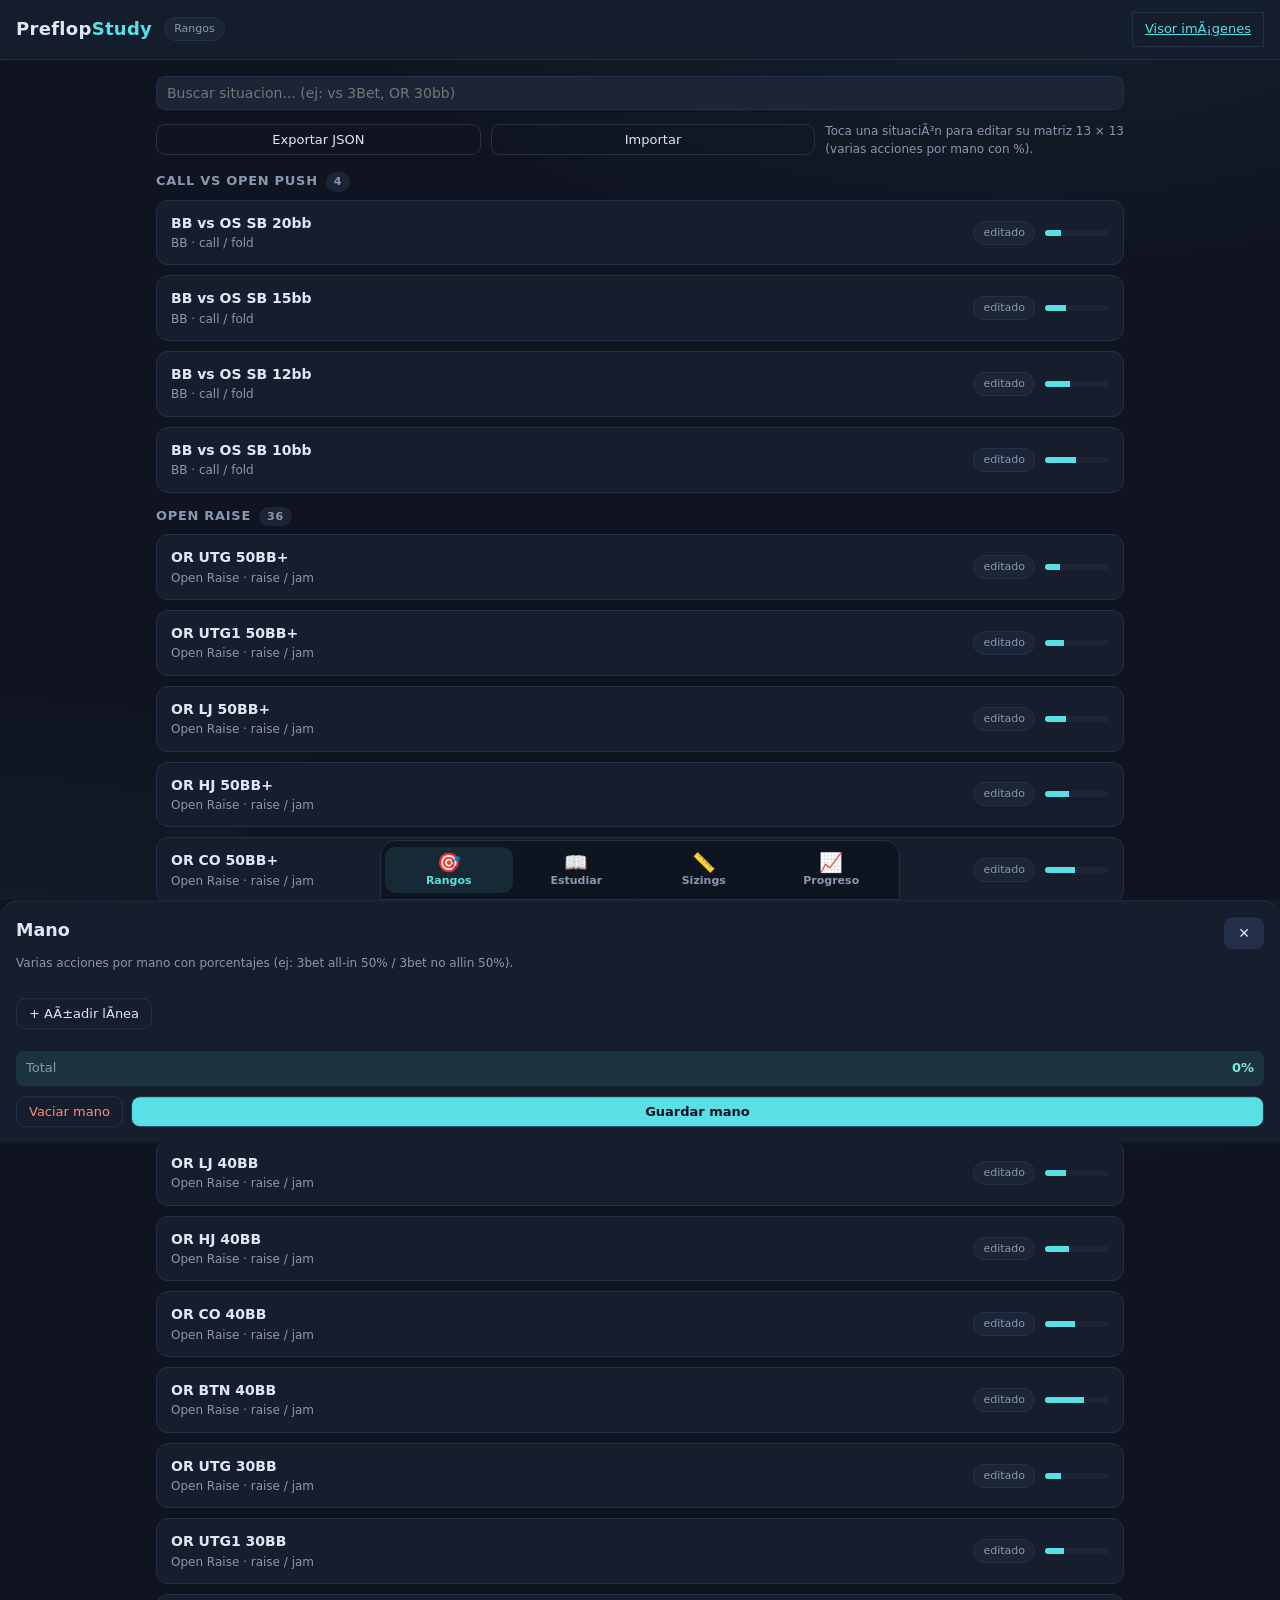
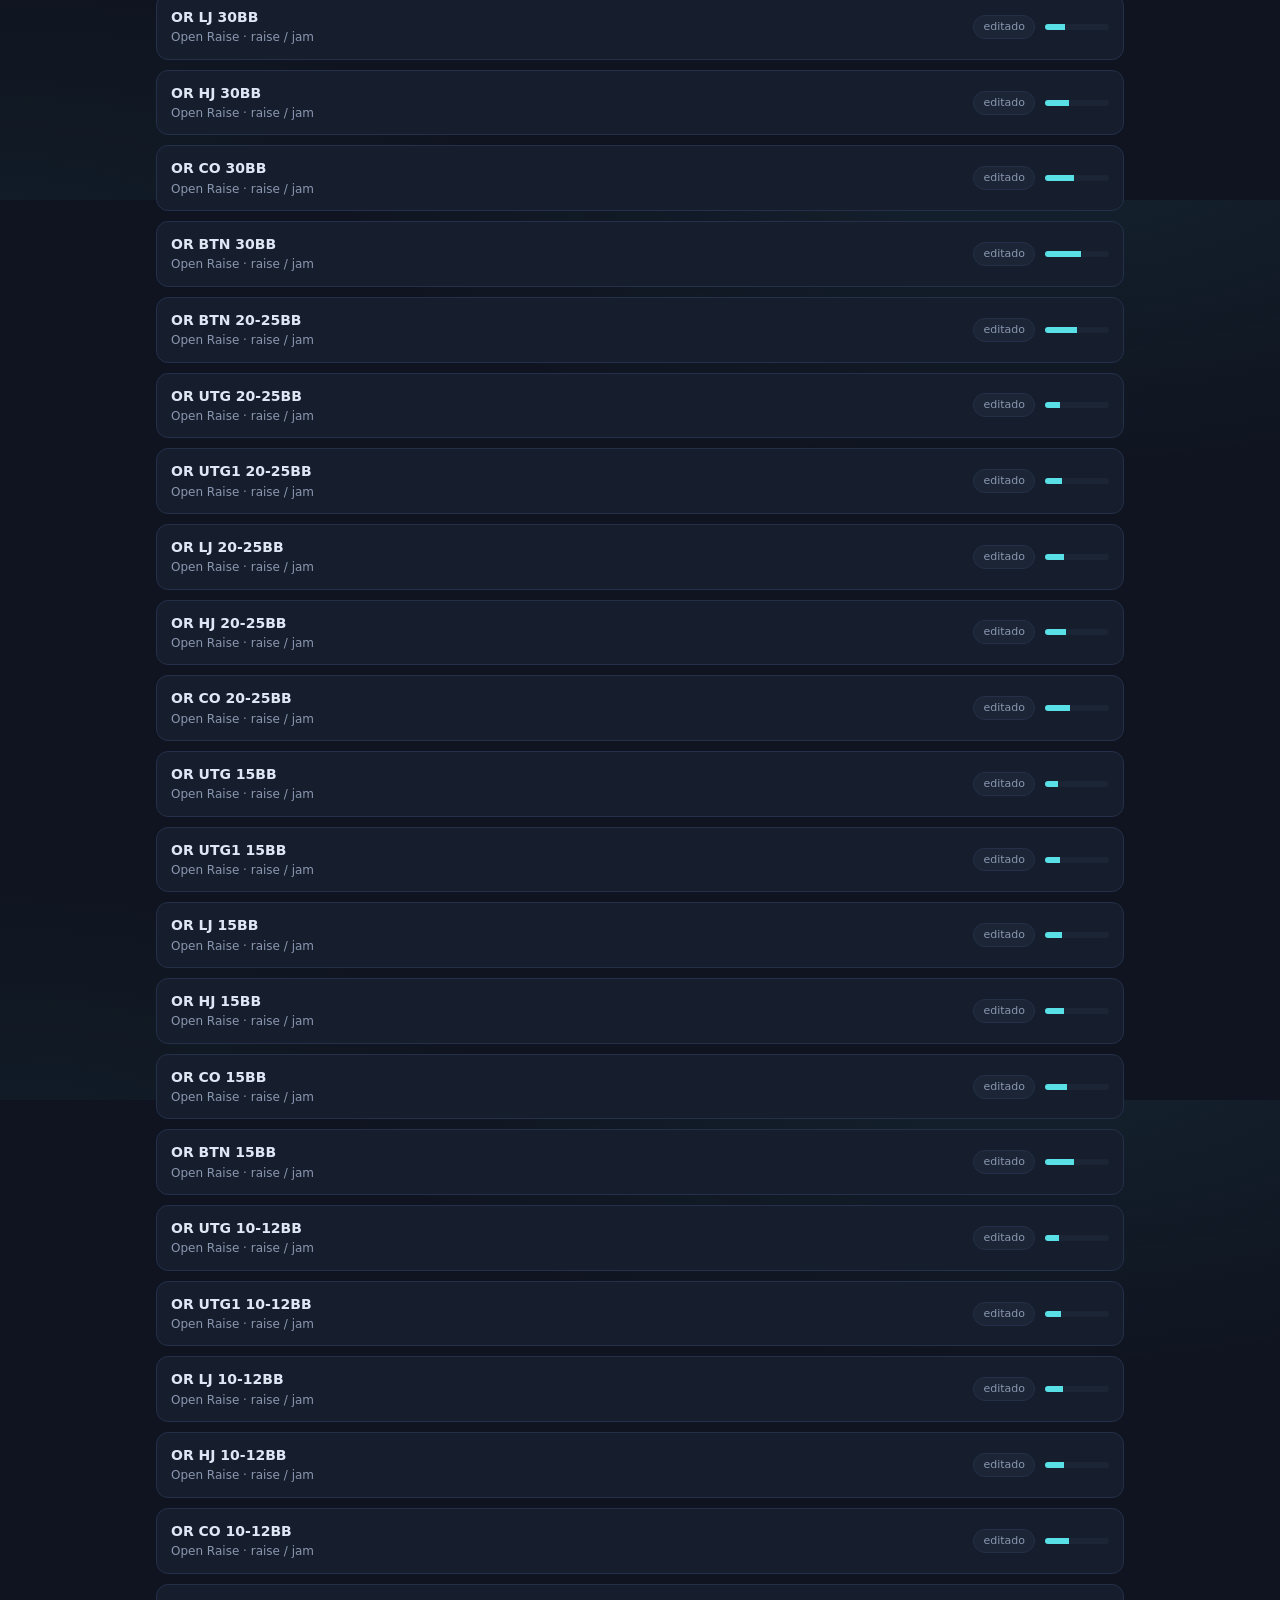
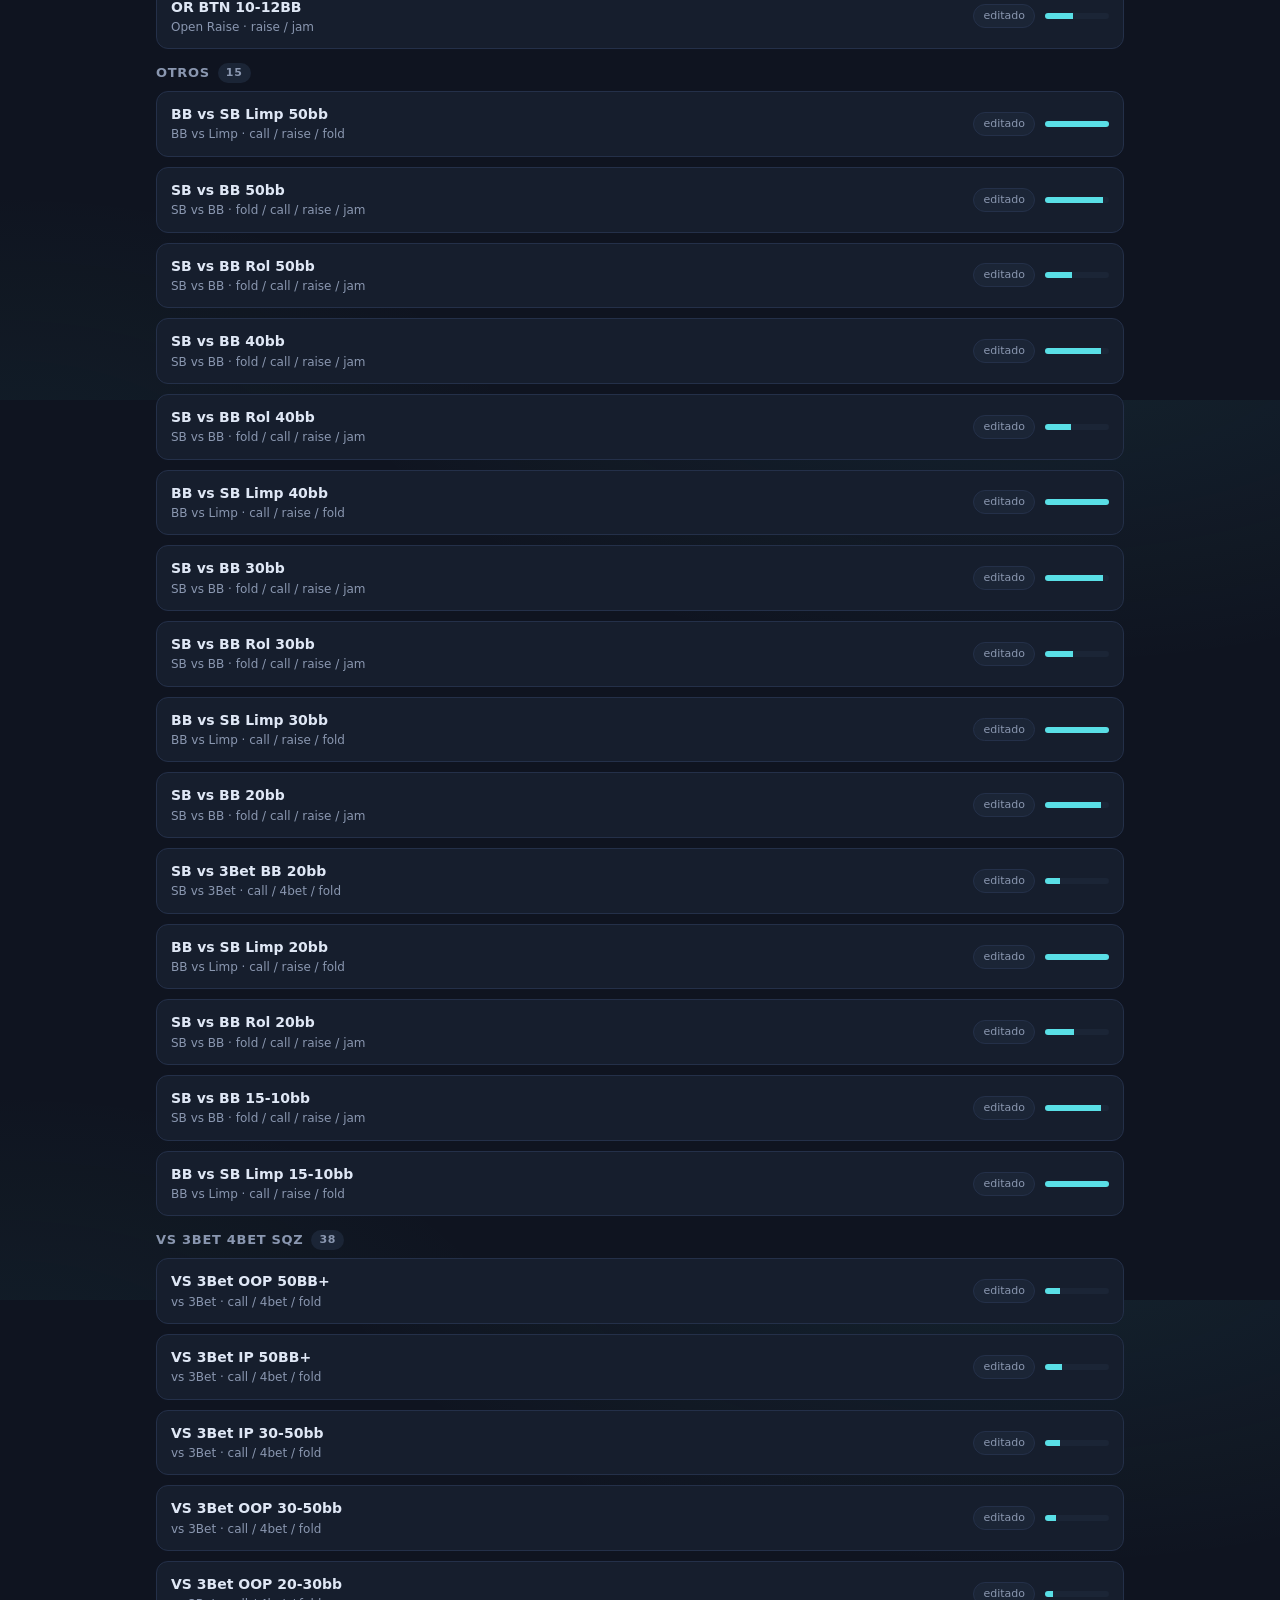
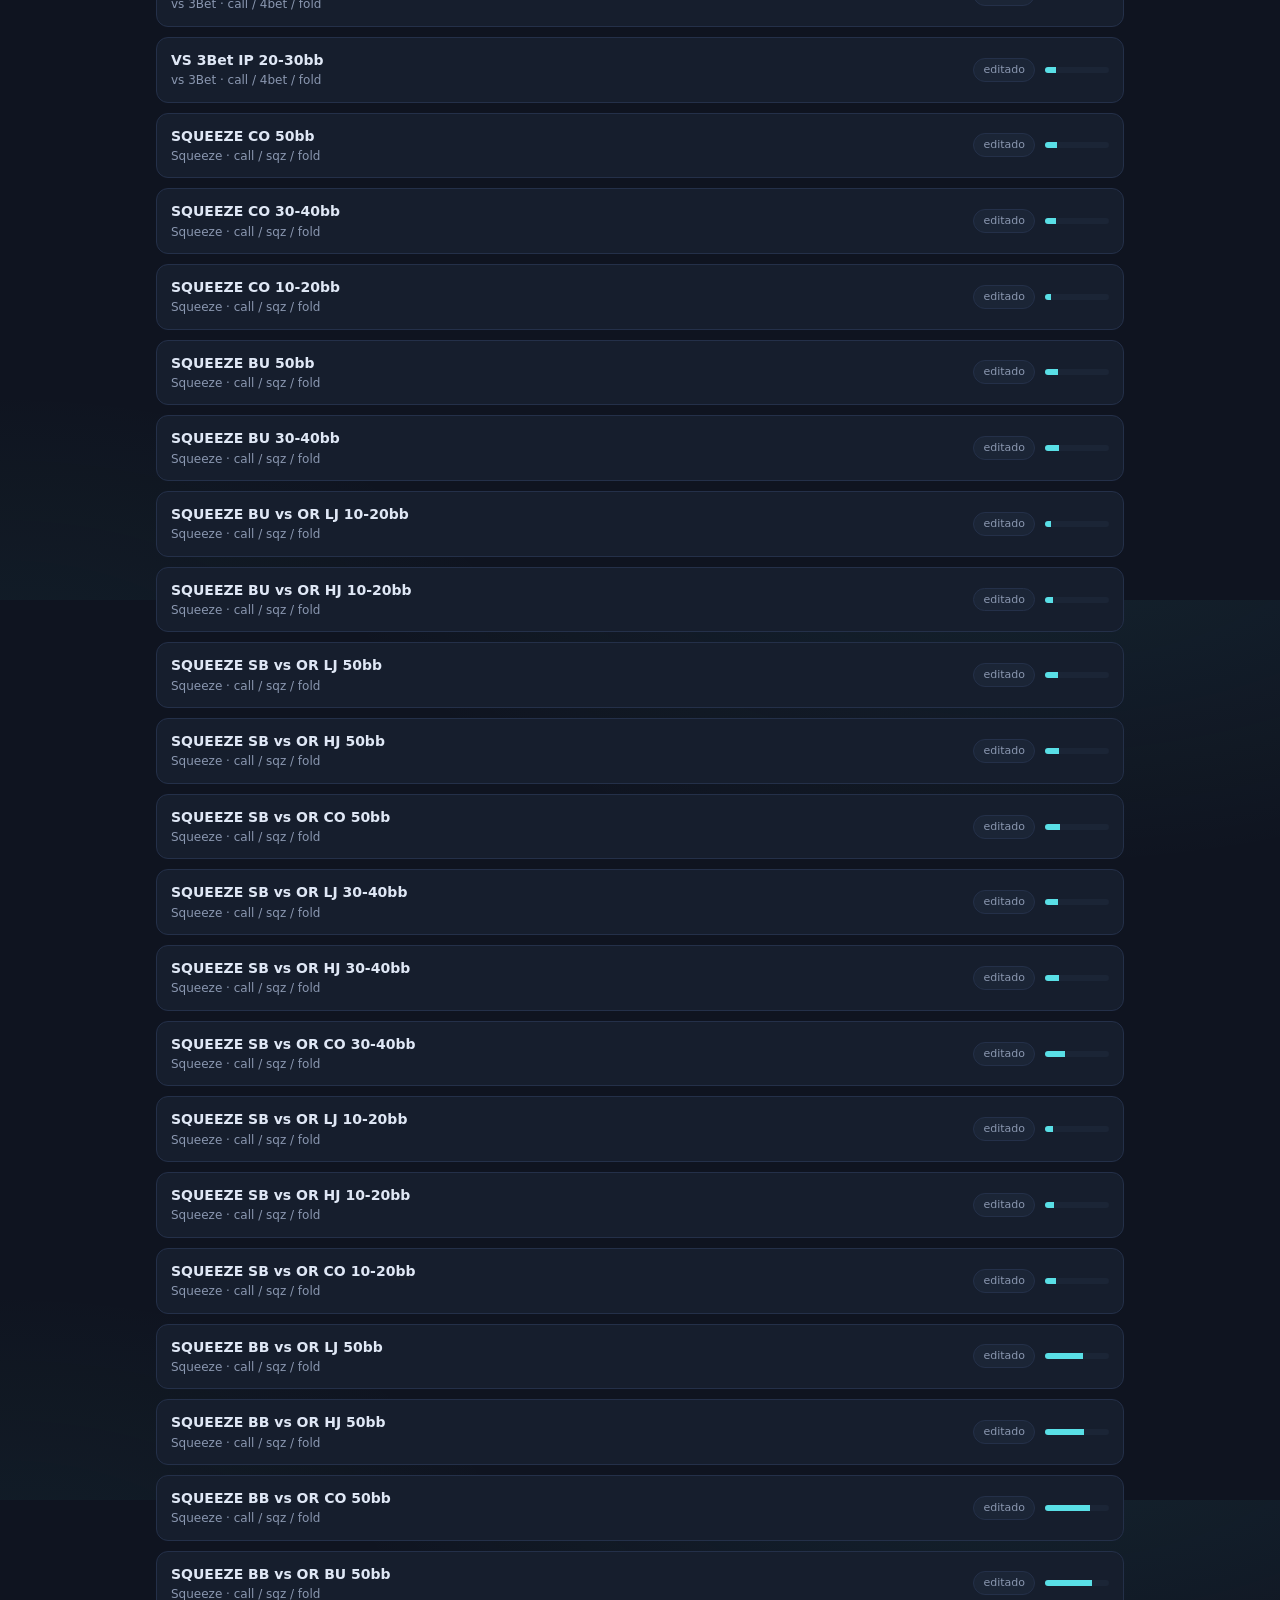
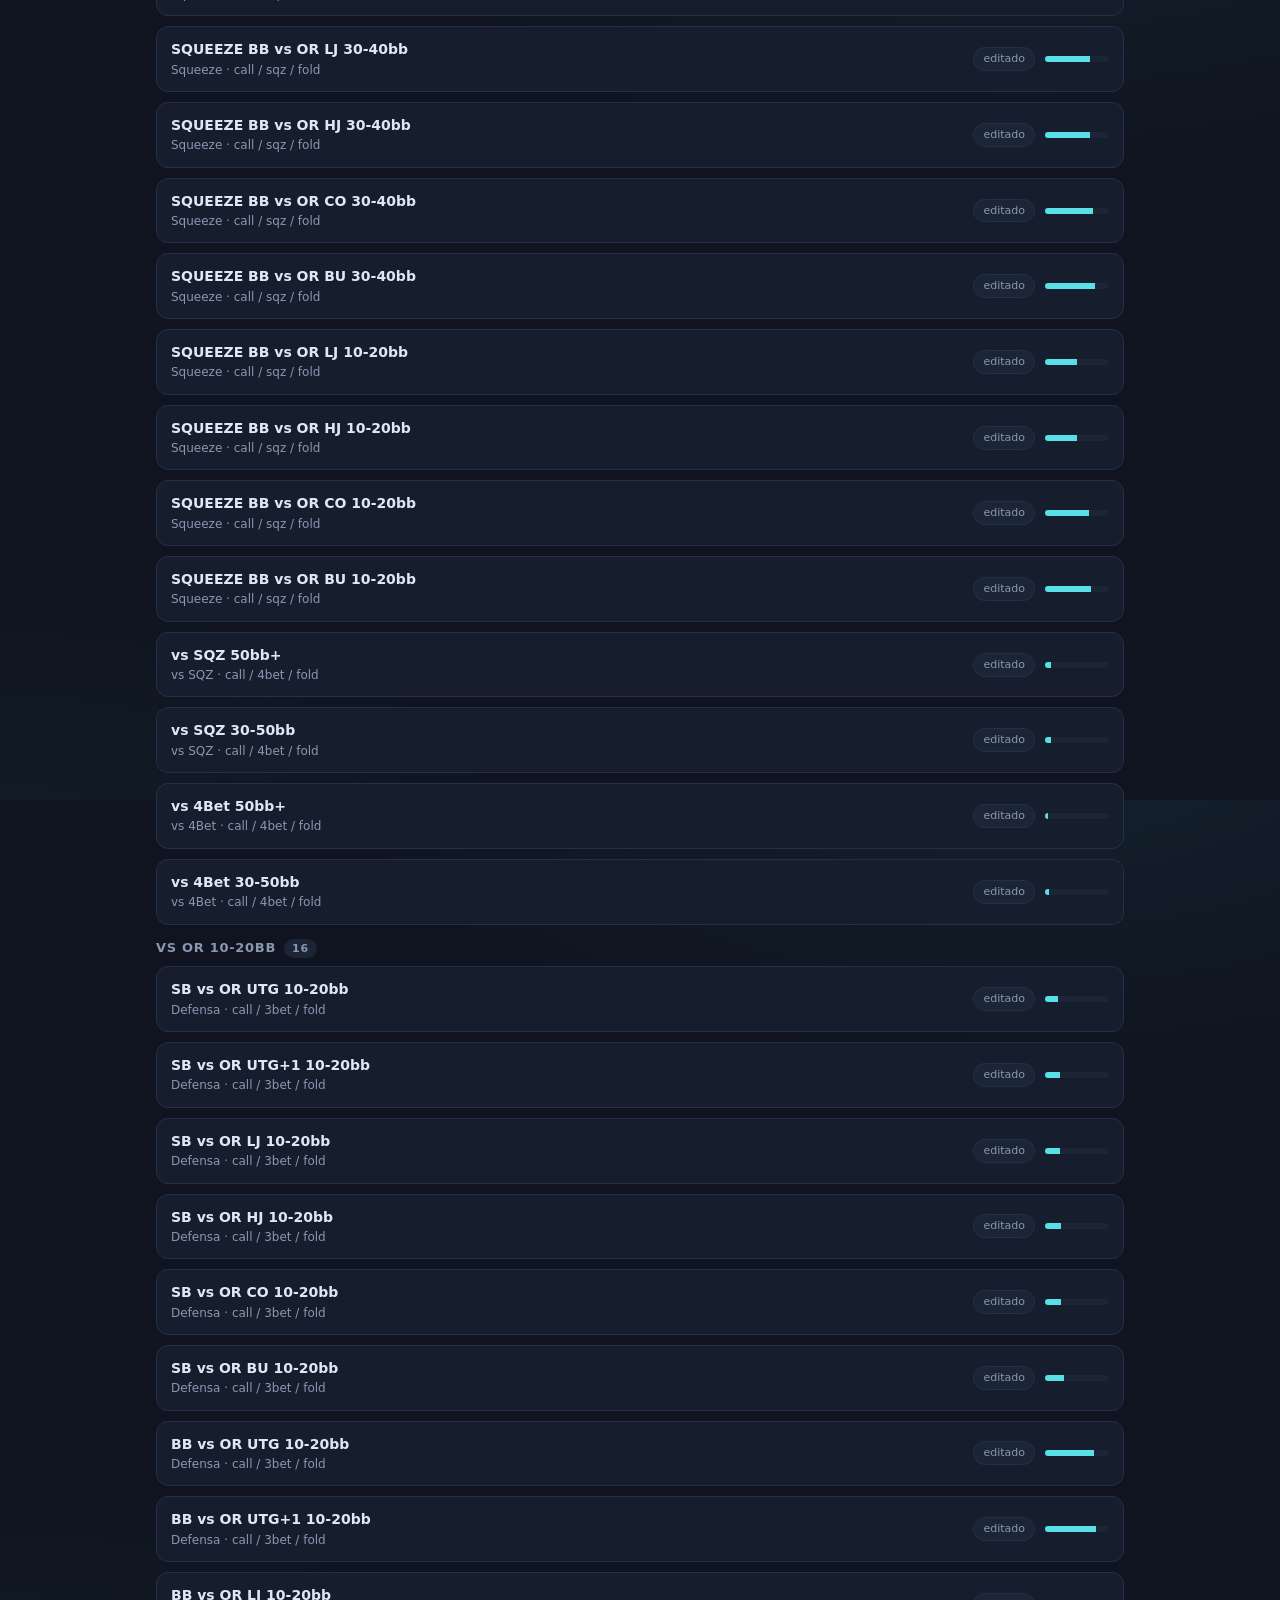
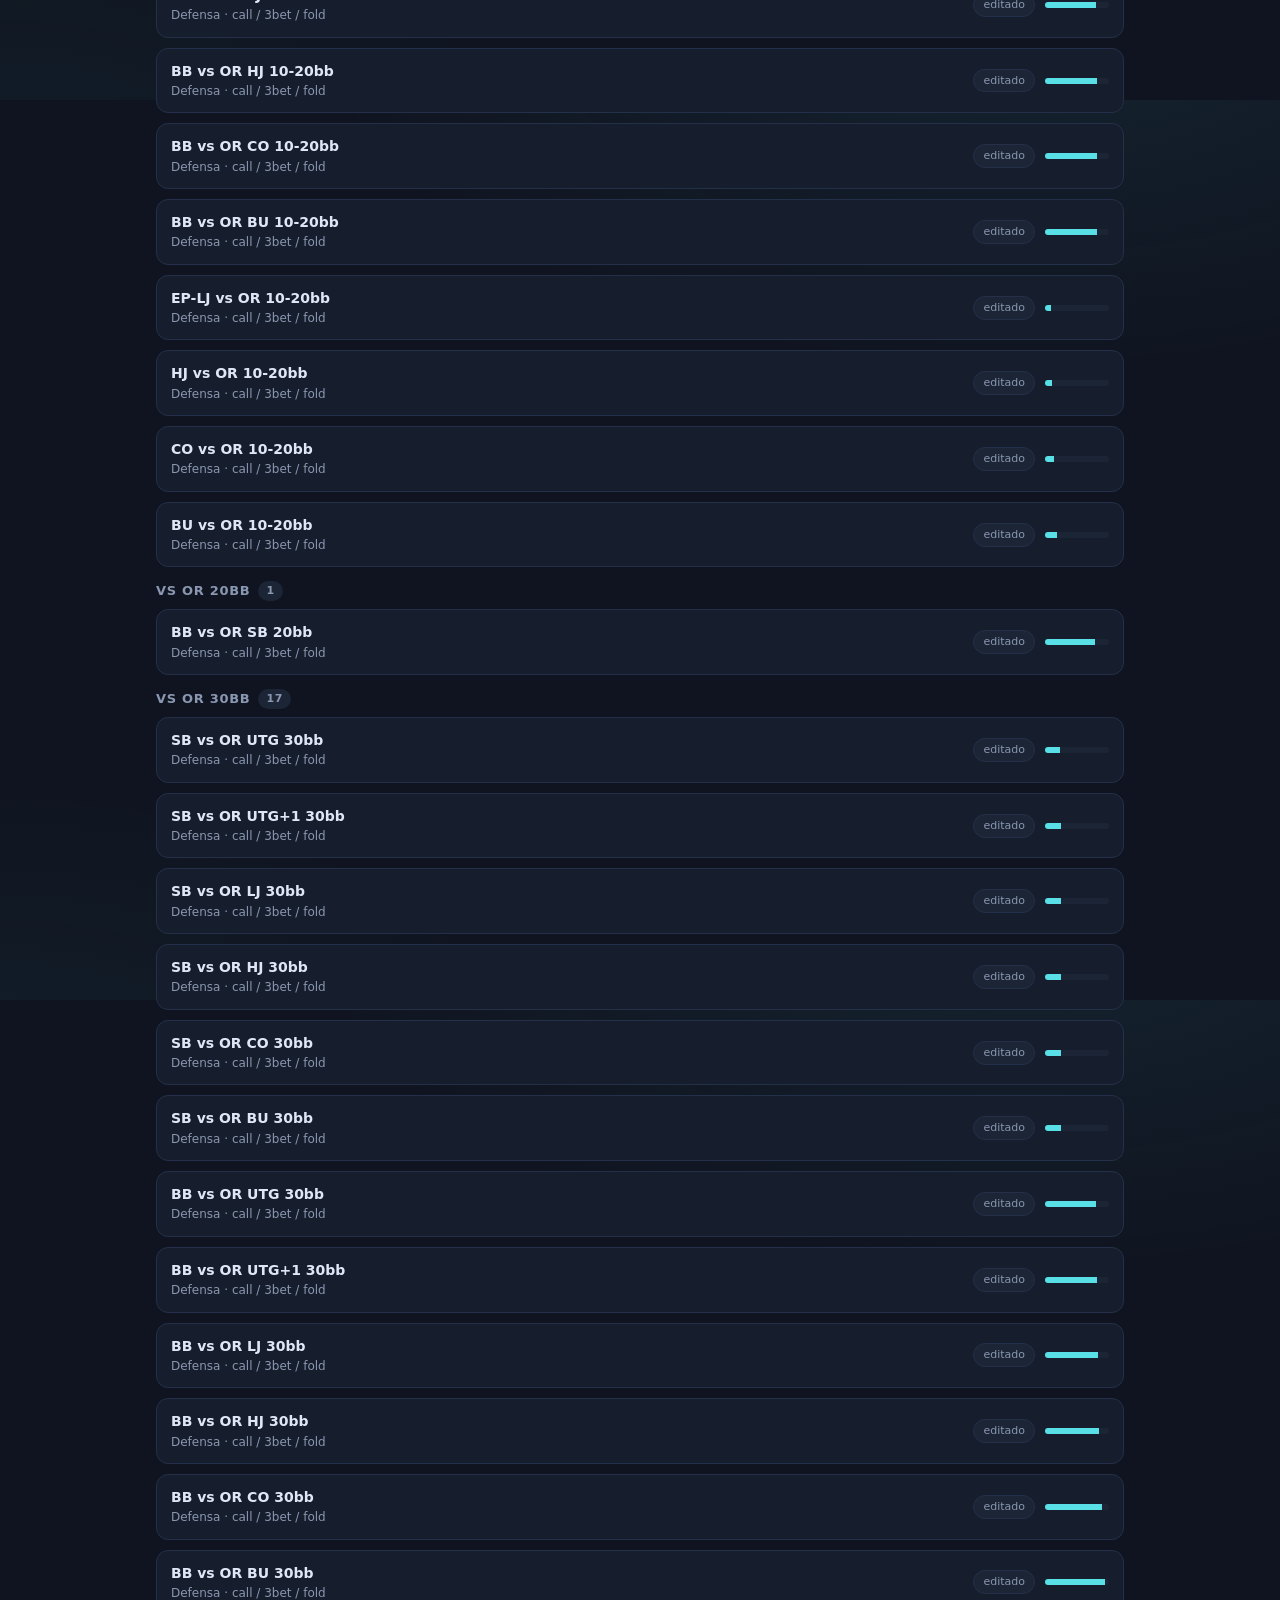
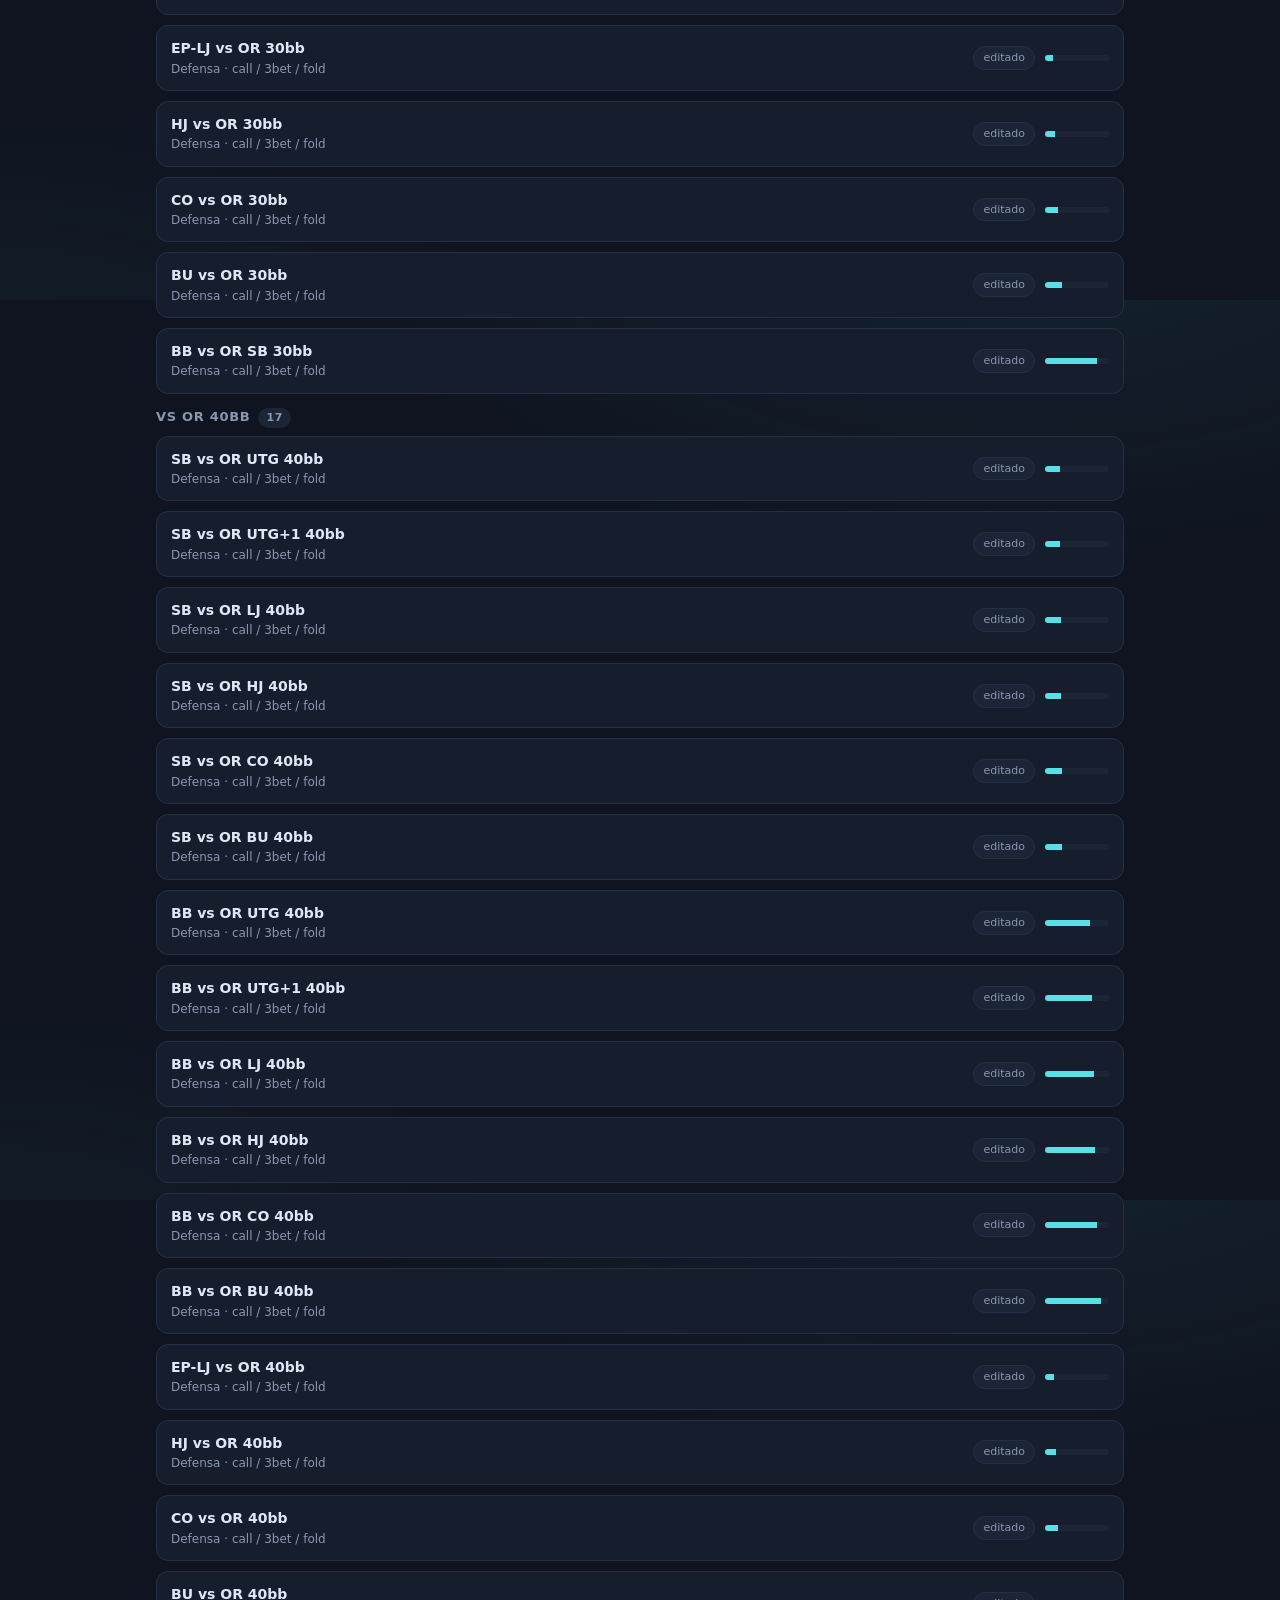
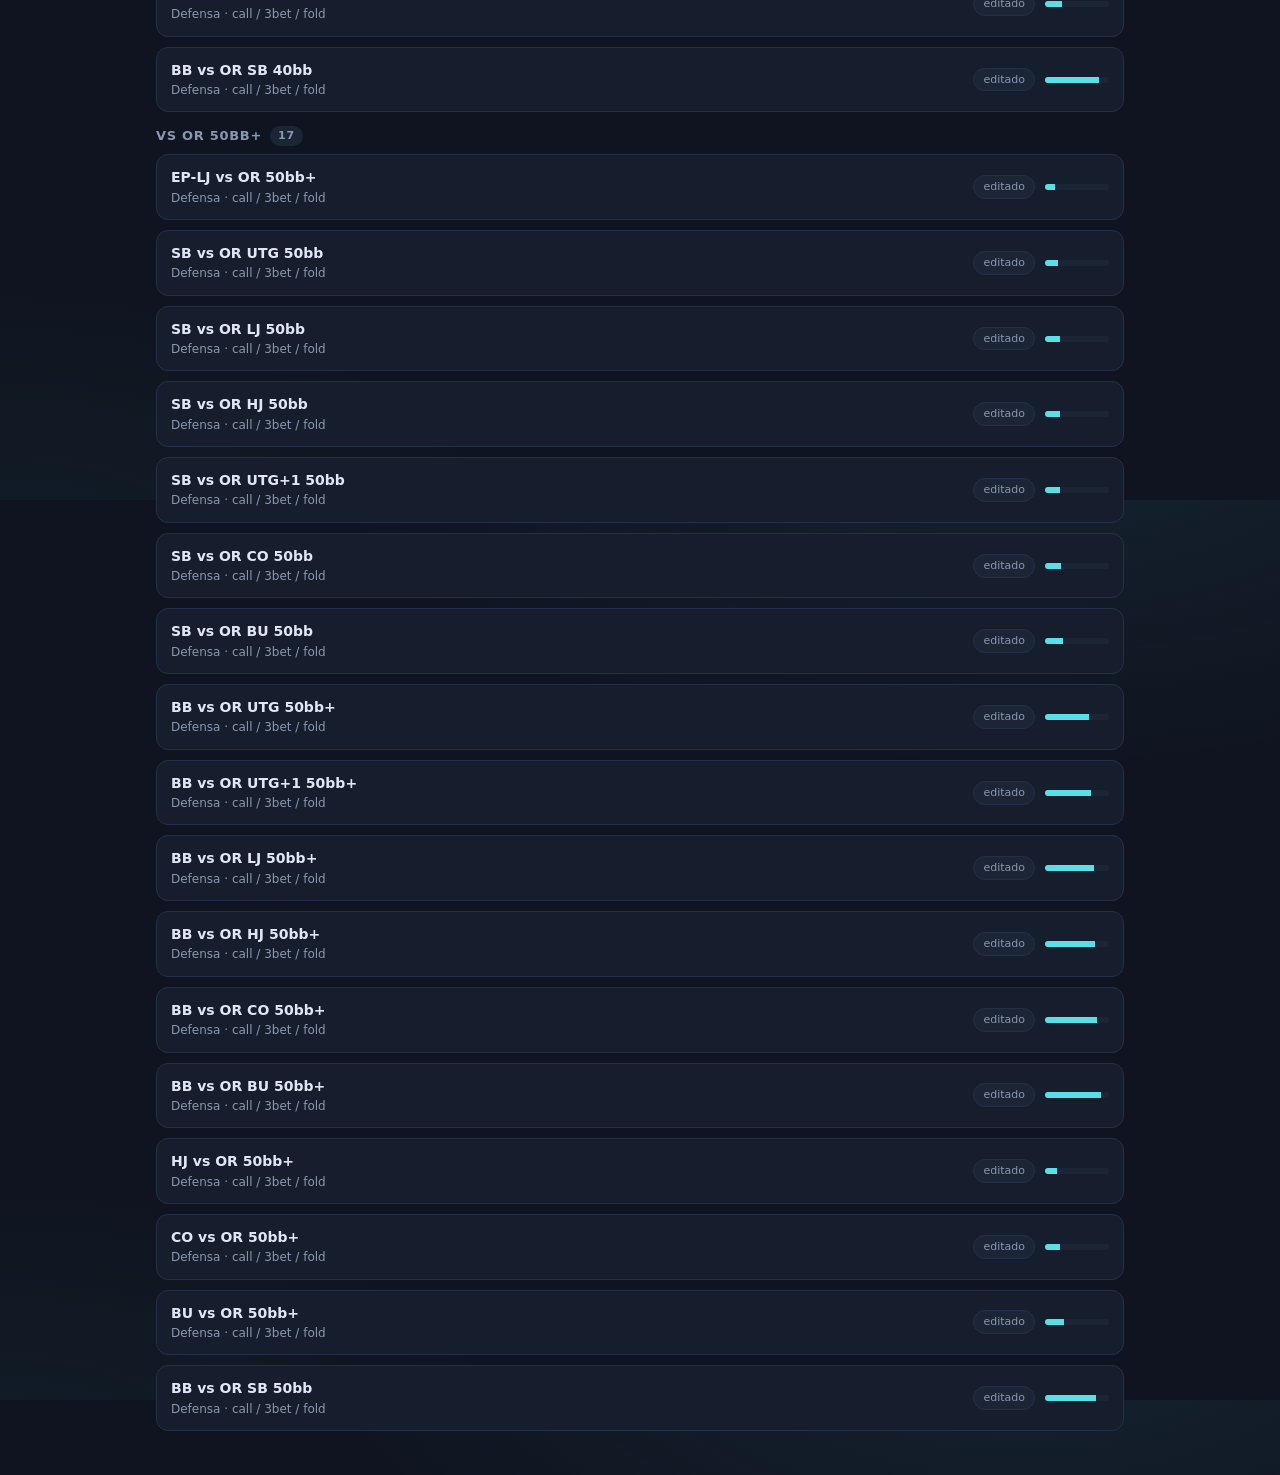
<file: rangos/index.html>
﻿<!DOCTYPE html>
<html lang="es">
<head>
<meta charset="UTF-8">
<meta name="viewport" content="width=device-width, initial-scale=1.0, viewport-fit=cover">
<meta name="theme-color" content="#0f1420">
<meta name="description" content="PreflopStudy Rangos &#183; editor de rangos preflop y flashcards con mezclas y lÃ­mites">
<title>PreflopStudy Rangos</title>
<link rel="manifest" href="./manifest.json?v=20">
<link rel="icon" href="./icons/icon-192.png">
<link rel="apple-touch-icon" href="./icons/icon-192.png">
<link rel="stylesheet" href="./css/app.css?v=20">
</head>
<body>

<header>
  <div class="logo">Preflop<span>Study</span></div>
  <span class="badge">Rangos</span>
  <div class="spacer"></div>
  <a href="../index.html" class="hbtn">Visor imÃ¡genes</a>
</header>

<main>

  <!-- ===== RANGOS ===== -->
  <div class="view on" id="view-rangos">
    <div class="fgroup">
      <input type="text" id="rangeSearch" placeholder="Buscar situacion... (ej: vs 3Bet, OR 30bb)">
    </div>
    <div class="row" style="margin-bottom:14px">
      <button class="hbtn" id="btnExport" title="Descargar copia de seguridad">Exportar JSON</button>
      <button class="hbtn" id="btnImport" title="Importar copia de seguridad">Importar</button>
      <input type="file" id="importFile" accept=".json" hidden>
      <div class="muted" style="font-size:12px; line-height:1.5">Toca una situaciÃ³n para editar su matriz 13 &#215; 13 (varias acciones por mano con %).</div>
    </div>
    <div id="rangeList"></div>
  </div>

  <!-- ===== EDITOR ===== -->
  <div class="view" id="view-editor">
    <div class="ed-head">
      <button id="btnBackEd">&#8592; Rangos</button>
      <div class="title">
        <div id="edTitle"></div>
        <div class="muted" style="font-size:12px" id="edSub"></div>
      </div>
      <span class="badge" id="edSizing"></span>
    </div>

    <div class="ed-actions" id="edActions"></div>

    <div class="card" style="padding:10px">
      <div class="matrix-wrap">
        <table class="matrix" id="matrix"></table>
      </div>
      <div class="legend">
        <span><i style="background:var(--fold)"></i>Fold</span>
        <span><i style="background:var(--call)"></i>Call</span>
        <span><i style="background:var(--raise)"></i>Raise</span>
        <span><i style="background:var(--bet3)"></i>3bet</span>
        <span><i style="background:var(--bet4)"></i>4bet</span>
        <span><i style="background:var(--sqz)"></i>SQZ</span>
        <span><i style="background:var(--jam)"></i>Jam</span>
        <span><i style="background:repeating-linear-gradient(45deg,#4fc3f7 0 4px,#2a6f8f 4px 8px)"></i>All-in</span>
      </div>
    </div>

    <div class="card">
      <h3>NotaciÃ³n de texto <span class="muted" style="font-weight:400; font-size:12px">(se sincroniza con la matriz)</span></h3>
      <p class="muted" style="font-size:12px; margin-bottom:8px">
        Formato: <code style="color:var(--accent)">A9s: 3bet all-in 50%, 3bet no allin 50%</code> Â·
        <code style="color:var(--accent)">88-77: call 100%</code> Â· <code style="color:var(--accent)">A2s+: raise 100%</code>
      </p>
      <textarea id="notacion" class="notacion" spellcheck="false"></textarea>
      <div style="margin-top:8px; display:flex; gap:8px">
        <button class="hbtn primary" id="btnApplyNot">Aplicar notaciÃ³n</button>
        <button class="hbtn" id="btnResetEd">Restablecer rango</button>
      </div>
    </div>
  </div>

  <!-- ===== SIZINGS ===== -->
  <div class="view" id="view-sizings">
    <div class="banner">Configura el tamaÃ±o en BB de cada situaciÃ³n segÃºn el stack. Modo <b>bb</b> = tamaÃ±o fijo en BB Â·
      modo <b>x</b> = multiplicador del open raise. Las filas <b>All-in</b> representan stack efectivo (no edite el modo).</div>
    <div class="card" style="padding:8px">
      <div style="overflow-x:auto"><table class="siz" id="sizingsTable"></table></div>
      <div class="muted" id="sizingsTip" style="font-size:12px; margin-top:8px"></div>
    </div>
    <button class="hbtn" id="btnResetSiz">Restablecer sizings</button>
  </div>

  <!-- ===== ESTUDIAR ===== -->
  <div class="view" id="view-estudiar">
    <div id="studyStage"></div>
  </div>

  <!-- ===== PROGRESO ===== -->
  <div class="view" id="view-progreso">
    <div class="row" style="margin-bottom:14px" id="progGlobal"></div>
    <div class="card">
      <h3>Por situaciÃ³n</h3>
      <div id="progList"></div>
    </div>
    <button class="hbtn" id="btnResetStats" style="color:#ff8a80">Borrar progreso</button>
  </div>

</main>

<nav class="bottom">
  <button data-view="rangos" class="on"><span class="ic">&#127919;</span>Rangos</button>
  <button data-view="estudiar"><span class="ic">&#128214;</span>Estudiar</button>
  <button data-view="sizings"><span class="ic">&#128207;</span>Sizings</button>
  <button data-view="progreso"><span class="ic">&#128200;</span>Progreso</button>
</nav>

<div id="toast"></div>

<div class="sheet-back" id="sheetBack"></div>
<div class="sheet" id="sheet">
  <div style="display:flex; align-items:center; gap:8px; margin-bottom:6px">
    <h3>Mano</h3>
    <span class="hand" id="sheetHand"></span>
    <div class="spacer" style="flex:1"></div>
    <button id="sheetClose">&#10005;</button>
  </div>
  <p class="muted" style="font-size:12px; margin-bottom:10px">Varias acciones por mano con porcentajes (ej: 3bet all-in 50% / 3bet no allin 50%).</p>
  <div class="chips" id="sheetQuick" style="margin-bottom:12px"></div>
  <div id="sheetLines"></div>
  <datalist id="tagList">
    <option value="all-in"></option>
    <option value="no allin"></option>
    <option value="small"></option>
    <option value="over"></option>
    <option value="polar"></option>
    <option value="linear"></option>
  </datalist>
  <button class="hbtn" id="sheetAddLine" style="margin:4px 0 12px">+ AÃ±adir lÃ­nea</button>
  <div class="sum-row ok" id="sheetSumRow">
    <span class="muted">Total</span><b id="sheetSum">0%</b>
  </div>
  <div class="muted" id="sheetRest" style="font-size:12px; margin-bottom:10px"></div>
  <div style="display:flex; gap:8px">
    <button class="hbtn" id="sheetClear" style="color:#ff8a80">Vaciar mano</button>
    <button class="hbtn primary" id="sheetSave" style="flex:1">Guardar mano</button>
  </div>
</div>

<style>
#toast{
  position:fixed; bottom:84px; left:50%; transform:translateX(-50%); z-index:200;
  background:var(--panel); border:1px solid var(--accent); color:var(--text);
  padding:10px 18px; border-radius:10px; font-size:13px; max-width:90%;
  opacity:0; pointer-events:none; transition:opacity .2s;
}
#toast.on{opacity:1;}
.qanswer-info .hidden{display:none;}
</style>

<script src="./js/hands.js?v=20"></script>
<script src="./js/ranges.js?v=20"></script>
<script src="./js/sizings.js?v=20"></script>
<script src="./js/data.js?v=20"></script>
<script src="./js/scenario.js?v=20"></script>
<script src="./js/modes.js?v=20"></script>
<script src="./js/stats.js?v=20"></script>
<script src="./js/study.js?v=20"></script>
<script src="./js/editor.js?v=20"></script>
<script src="./js/app.js?v=20"></script>
</body>
</html>
</file>
<file: rangos/css/app.css>
:root{
  --bg:#0f1420; --panel:#161e2d; --panel2:#1b2536; --border:#243049;
  --text:#dfe7f5; --muted:#8a97b0; --accent:#59dfe6; --accent2:#45ccb9;
  --btn:#243049; --btn-hover:#2d3b58;
  --fold:#33415c; --call:#45ccb9; --raise:#ffb35c; --bet3:#4fc3f7;
  --bet4:#ef5350; --sqz:#9575cd; --jam:#e86a9a; --allin:#ff5252;
  --ok:#45ccb9; --warn:#f1cc32; --bad:#ef5350;
}
*{box-sizing:border-box; margin:0; padding:0;}
html,body{height:100%;}
body{
  background:
    radial-gradient(1200px 600px at 80% -10%, rgba(89,223,230,.08), transparent 60%),
    radial-gradient(900px 500px at 0% 110%, rgba(69,204,185,.06), transparent 60%),
    var(--bg);
  color:var(--text);
  font-family:'Segoe UI', system-ui, -apple-system, sans-serif;
  font-size:15px; line-height:1.45;
  -webkit-tap-highlight-color:transparent;
}
button{font-family:inherit; cursor:pointer; border:none; background:var(--btn); color:var(--text);
  padding:8px 14px; border-radius:9px; font-size:14px; transition:background .15s, transform .05s;}
button:hover{background:var(--btn-hover);}
button:active{transform:scale(.97);}
button:disabled{opacity:.45; cursor:not-allowed;}
select,input[type=text],input[type=number]{
  background:var(--panel2); color:var(--text); border:1px solid var(--border);
  border-radius:9px; padding:8px 10px; font-size:14px; font-family:inherit;
}
select:focus,input:focus{outline:1px solid var(--accent);}
h1,h2,h3{font-weight:600;}
a{color:var(--accent);}
.muted{color:var(--muted);}
.hidden{display:none!important;}

/* ---------- Header ---------- */
header{
  display:flex; align-items:center; gap:12px; padding:12px 16px;
  background:rgba(22,30,45,.9); backdrop-filter:blur(6px);
  border-bottom:1px solid var(--border); position:sticky; top:0; z-index:50;
}
.logo{font-size:18px; font-weight:800; letter-spacing:.3px;}
.logo span{color:var(--accent);}
.spacer{flex:1;}
.hbtn{background:transparent; border:1px solid var(--border); font-size:13px; padding:7px 12px;}
.hbtn.primary{background:var(--accent); color:#0c121d; font-weight:700;}
.hbtn.primary:hover{background:#7ce9ef;}

main{max-width:1000px; margin:0 auto; padding:16px 16px 90px;}
.view{display:none;}
.view.on{display:block;}

/* ---------- Bottom nav ---------- */
nav.bottom{
  position:fixed; bottom:0; left:0; right:0; z-index:60;
  display:flex; background:rgba(16,21,33,.96); backdrop-filter:blur(8px);
  border-top:1px solid var(--border); padding:6px 4px calc(6px + env(safe-area-inset-bottom));
}
nav.bottom button{
  flex:1; background:transparent; border:none; color:var(--muted);
  display:flex; flex-direction:column; align-items:center; gap:2px;
  font-size:11px; font-weight:600; padding:6px 2px; border-radius:10px;
}
nav.bottom button .ic{font-size:19px; line-height:1;}
nav.bottom button.on{color:var(--accent); background:rgba(89,223,230,.1);}

/* ---------- Cards / sections ---------- */
.card{background:var(--panel); border:1px solid var(--border); border-radius:14px; padding:14px; margin-bottom:14px;}
.card h3{font-size:15px; margin-bottom:8px;}
.banner{
  background:linear-gradient(90deg, rgba(89,223,230,.12), rgba(69,204,185,.07));
  border:1px solid var(--accent2); border-radius:12px; padding:12px 14px;
  margin-bottom:16px; font-size:13px;
}
.fgroup{display:flex; flex-direction:column; gap:5px; margin-bottom:12px;}
.fgroup label{font-size:12px; text-transform:uppercase; letter-spacing:.6px; color:var(--muted); font-weight:600;}
.row{display:flex; gap:10px; flex-wrap:wrap; align-items:center;}
.row > *{flex:1; min-width:120px;}

/* ---------- Chips ---------- */
.chips{display:flex; gap:6px; flex-wrap:wrap;}
.chip{
  padding:6px 12px; border-radius:999px; background:var(--panel2);
  border:1px solid var(--border); font-size:13px; font-weight:600; color:var(--muted);
}
.chip.on{color:#0c121d; background:var(--accent); border-color:transparent;}

/* ---------- Range list ---------- */
.range-item{
  background:var(--panel); border:1px solid var(--border); border-radius:12px;
  padding:12px 14px; margin-bottom:10px; cursor:pointer; display:flex; align-items:center; gap:10px;
}
.range-item:hover{border-color:var(--accent);}
.range-item .ri-main{flex:1;}
.range-item .ri-title{font-weight:700; font-size:14px;}
.range-item .ri-sub{font-size:12px; color:var(--muted); margin-top:2px;}
.badge{background:var(--panel2); border:1px solid var(--border); border-radius:999px;
  padding:3px 9px; font-size:11px; color:var(--muted);}
.pctbar{width:64px; height:6px; background:var(--panel2); border-radius:99px; overflow:hidden;}
.pctbar i{display:block; height:100%; background:var(--accent);}

/* ---------- Editor ---------- */
.ed-head{display:flex; gap:8px; align-items:center; flex-wrap:wrap; margin-bottom:10px;}
.ed-head .title{font-weight:700; font-size:15px; flex:1; min-width:160px;}
.matrix-wrap{overflow-x:auto; padding-bottom:6px; -webkit-overflow-scrolling:touch;}
table.matrix{border-collapse:separate; border-spacing:2px; margin:0 auto; user-select:none;}
table.matrix td.cell{
  width:34px; height:34px; min-width:34px; border-radius:5px; text-align:center;
  font-size:9.5px; font-weight:700; color:#0c121d; cursor:pointer; position:relative;
  background:var(--fold); overflow:hidden; padding:0; line-height:1.1;
}
table.matrix td.cell.empty{background:#1b2437; color:#4a5a75;}
table.matrix td.cell .hlabel{position:absolute; inset:0; z-index:2; display:flex; align-items:center; justify-content:center;
  font-size:10px; font-weight:800; color:rgba(255,255,255,.92); text-shadow:0 1px 2px rgba(0,0,0,.55); pointer-events:none;}
table.matrix td.cell .lab{z-index:3; position:relative; display:block; padding-top:21px; font-size:8.5px; color:#0c121d; font-weight:800;}
table.matrix td.cell .splits{position:absolute; inset:0; z-index:1; display:flex; flex-direction:column;}
table.matrix td.cell .splits i{display:block; width:100%;}
table.matrix td.headcell{background:transparent; color:var(--muted); font-size:10px; font-weight:700;
  text-align:center; width:34px; height:20px; cursor:default;}
table.matrix td.headcell.d{color:#6ea8ff;}
table.matrix td.headcell.s{color:#59dfe6;}
table.matrix td.headcell.o{color:#ffb35c;}
.legend{display:flex; gap:10px; flex-wrap:wrap; margin-top:10px; font-size:12px; color:var(--muted);}
.legend i{display:inline-block; width:11px; height:11px; border-radius:3px; margin-right:4px; vertical-align:-1px;}

textarea.notacion{
  width:100%; min-height:130px; background:var(--panel2); color:var(--text);
  border:1px solid var(--border); border-radius:10px; padding:10px;
  font-family:Consolas,'Courier New',monospace; font-size:13px; resize:vertical;
}
.ed-actions{display:flex; gap:6px; flex-wrap:wrap; margin-bottom:10px;}
.ed-actions .act{
  font-size:12px; font-weight:700; padding:5px 10px; border-radius:999px;
  background:var(--panel2); border:1px solid var(--border);
}
.ed-actions .act.on{border-color:transparent; color:#0c121d;}
.ed-actions .act.on[data-a=fold]{background:var(--fold); color:#dfe7f5;}
.ed-actions .act.on[data-a=call]{background:var(--call);}
.ed-actions .act.on[data-a=raise]{background:var(--raise);}
.ed-actions .act.on[data-a="3bet"]{background:var(--bet3);}
.ed-actions .act.on[data-a="4bet"]{background:var(--bet4);}
.ed-actions .act.on[data-a=sqz]{background:var(--sqz);}
.ed-actions .act.on[data-a=jam]{background:var(--jam);}

/* Cell editor sheet */
.sheet-back{position:fixed; inset:0; background:rgba(0,0,0,.6); z-index:100; display:none;}
.sheet-back.on{display:block;}
.sheet{
  position:fixed; left:0; right:0; bottom:0; z-index:101; background:var(--panel);
  border-top:1px solid var(--border); border-radius:18px 18px 0 0; padding:16px 16px calc(16px + env(safe-area-inset-bottom));
  transform:translateY(100%); transition:transform .22s; max-height:88vh; overflow-y:auto;
}
.sheet.on{transform:translateY(0);}
.sheet h3{margin-bottom:4px;}
.sheet .hand{font-size:24px; font-weight:800; color:var(--accent); margin:6px 0 12px;}
.line-row{display:flex; gap:8px; align-items:center; margin-bottom:8px;}
.line-row select{flex:1.4;}
.line-row input[type=number]{flex:.9; width:70px;}
.line-row .del{flex:0 0 auto; background:rgba(239,83,80,.16); color:#ff8a80; padding:7px 10px;}
.sum-row{display:flex; justify-content:space-between; font-size:13px; margin:10px 0; padding:8px 10px;
  background:var(--panel2); border-radius:8px;}
.sum-row.bad{background:rgba(239,83,80,.14); color:#ff8a80;}
.sum-row.ok{background:rgba(69,204,185,.12); color:#7ce9df;}

/* ---------- Sizings ---------- */
table.siz{width:100%; border-collapse:collapse; font-size:13px;}
table.siz th, table.siz td{border:1px solid var(--border); padding:6px; text-align:center;}
table.siz th{background:var(--panel2); color:var(--muted); font-size:11px; text-transform:uppercase;}
table.siz input{width:100%; min-width:58px; text-align:center; padding:6px 4px; font-size:13px;}
.siz-mode{display:flex; gap:4px;}
.siz-mode button{flex:1; font-size:11px; padding:4px 2px; border-radius:6px; background:var(--panel2);}
.siz-mode button.on{background:var(--accent); color:#0c121d; font-weight:700;}

/* ---------- Study / flashcards ---------- */
.setup{display:flex; flex-direction:column; gap:12px;}
.qbar{height:8px; background:var(--panel2); border-radius:99px; overflow:hidden; margin-bottom:8px;}
.qbar .fill{height:100%; background:var(--accent); width:0; transition:width .2s;}
.qpath{color:var(--muted); font-size:13px; text-align:center; margin-bottom:14px;}
.qcard{
  background:var(--panel); border:1px solid var(--border); border-radius:16px;
  padding:20px 16px; text-align:center; margin-bottom:14px;
}
.qspot{font-size:14px; color:var(--accent); font-weight:700; margin-bottom:6px;}
.qmeta{font-size:12px; color:var(--muted); margin-bottom:14px;}
.qhand{display:flex; gap:10px; justify-content:center; margin-bottom:6px;}
.qmatrix{display:flex; justify-content:center; overflow-x:auto; margin-bottom:8px;}
table.matrix.mini{border-spacing:1.5px;}
table.matrix.mini td.cell{width:24px; height:24px; min-width:24px; font-size:8px; border-radius:4px; padding:0;}
table.matrix.mini td.cell.blank{background:#141d30; cursor:default;}
table.matrix.mini td.cell.hit{background:#12324a; outline:2px solid var(--accent); outline-offset:1px;
  display:flex; align-items:center; justify-content:center; gap:1px; cursor:default; flex-direction:row;}
table.matrix.mini td.headcell{width:16px; height:14px; min-width:auto; font-size:8px;}
.mcard{width:11px; height:19px; background:#fff; color:#111; border-radius:2px; font-size:8px; font-weight:800;
  display:flex; align-items:center; justify-content:center; position:relative;}
.mcard i{position:absolute; bottom:1px; right:1px; font-size:5px; font-style:normal;}
.mcard.red{color:#d32f2f;}
.qhand .pc{
  width:74px; height:100px; background:#fff; color:#111; border-radius:10px;
  display:flex; align-items:center; justify-content:center; font-size:34px; font-weight:800;
  box-shadow:0 6px 18px rgba(0,0,0,.35); position:relative;
}
.qhand .pc.red{color:#d32f2f;}
.qhand .pc .suit{position:absolute; bottom:6px; right:8px; font-size:18px;}
.qsizing{margin-top:10px; font-size:14px;}
.qsizing b{color:var(--accent2);}
.qanswers{display:flex; flex-direction:column; gap:9px;}
.qanswers button{
  padding:13px; font-weight:700; border-radius:12px; font-size:15px; text-align:left;
  display:flex; justify-content:space-between; align-items:center; gap:8px; border:1px solid var(--border);
}
.qanswers button .freq{font-size:12px; font-weight:600; color:var(--muted); background:var(--panel2);
  padding:2px 8px; border-radius:99px;}
.qanswers button[data-a=fold]{background:rgba(51,65,92,.4);}
.qanswers button[data-a=call]{background:rgba(69,204,185,.12);}
.qanswers button[data-a=raise]{background:rgba(255,179,92,.12);}
.qanswers button[data-a="3bet"]{background:rgba(79,195,247,.12);}
.qanswers button[data-a="4bet"]{background:rgba(239,83,80,.12);}
.qanswers button[data-a=sqz]{background:rgba(149,117,205,.12);}
.qanswers button[data-a=jam]{background:rgba(232,106,154,.12);}
.qanswers button.correct{border-color:var(--ok); box-shadow:0 0 0 2px rgba(69,204,185,.35);}
.qanswers button.wrong{border-color:var(--bad); box-shadow:0 0 0 2px rgba(239,83,80,.35); opacity:.75;}
.qanswer-info{
  margin-top:12px; padding:12px; border-radius:12px; background:var(--panel2);
  border:1px solid var(--border); font-size:13px; text-align:left;
}
.qanswer-info .ok{color:var(--ok); font-weight:700;}
.qanswer-info .bad{color:var(--bad); font-weight:700;}
.qgrades{display:flex; gap:9px; margin-top:14px;}
.qgrades button{flex:1; padding:12px; font-weight:700; border-radius:12px; font-size:13px;}
.qgrades .g1{background:rgba(239,83,80,.16); border:1px solid var(--bet4); color:#ff8a80;}
.qgrades .g2{background:rgba(255,213,79,.14); border:1px solid #ffd54f; color:#ffe082;}
.qgrades .g3{background:rgba(69,204,185,.15); border:1px solid var(--accent2); color:#7ce9df;}

.qsummary{background:var(--panel); border:1px solid var(--border); border-radius:16px; padding:22px; text-align:center;}
.qsummary .big{font-size:44px; font-weight:800; color:var(--accent);}
.qsummary .nums{display:flex; gap:10px; justify-content:center; margin:14px 0 18px; flex-wrap:wrap;}
.qsummary .num{background:var(--panel2); border:1px solid var(--border); border-radius:10px; padding:8px 14px; min-width:74px;}
.qsummary .num b{display:block; font-size:22px;}
.qsummary .n1{color:#7ce9df;} .qsummary .n2{color:#ffe082;} .qsummary .n3{color:#ff8a80;}

/* ---------- Estudio: mesa con jugadores ---------- */
.chainbadge{display:inline-block; background:rgba(149,117,205,.15); border:1px solid var(--sqz);
  color:#d5c7f2; font-size:11px; font-weight:700; padding:3px 10px; border-radius:99px; margin-bottom:8px;}
.qtable-wrap{
  position:relative; width:100%; max-width:460px; margin:0 auto 14px;
  aspect-ratio:1.25;
  background:
    radial-gradient(120% 120% at 50% 35%, #131c2c 0%, #0b111d 60%, #080d16 100%);
  border-radius:52%/46%; border:1px solid var(--border);
  box-shadow:0 10px 26px rgba(0,0,0,.45), inset 0 0 40px rgba(0,0,0,.5);
  padding:6px;
}
.table-oval{
  position:absolute; left:12%; right:12%; top:24%; bottom:30%;
  background:
    radial-gradient(140% 130% at 50% 38%, #2f9d86 0%, #1f7a66 55%, #155246 100%);
  border:7px solid #173f35; border-radius:50% / 46%;
  box-shadow:inset 0 0 34px rgba(5,25,18,.75), 0 0 0 2px rgba(255,255,255,.06),
    inset 0 6px 22px rgba(255,255,255,.18);
}
.table-oval::after{
  content:''; position:absolute; inset:8px; border-radius:50% / 46%;
  border:1px dashed rgba(255,255,255,.08);
}
.qtable-wrap .qhand{position:absolute; left:0; right:0; top:33%; z-index:3; display:flex; gap:8px; justify-content:center;}
.qtable-wrap .qhand .pc{width:52px; height:72px; font-size:24px; border-radius:9px; box-shadow:0 6px 14px rgba(0,0,0,.55); border:1px solid rgba(255,255,255,.55);}
.qtable-wrap .qhand .pc .suit{position:absolute; bottom:5px; right:6px; font-size:14px;}
.seat{
  position:absolute; z-index:2; transform:translate(-50%,-50%);
  background:linear-gradient(180deg, #1b2a44 0%, #131f33 100%);
  border:1px solid var(--border); border-radius:10px;
  min-width:72px; padding:5px 8px; text-align:center;
  box-shadow:0 4px 10px rgba(0,0,0,.45), inset 0 1px 0 rgba(255,255,255,.05);
}
.seat .spos{font-size:12px; font-weight:800; color:var(--accent); letter-spacing:.4px;}
.seat .sact{font-size:10.5px; color:#a8c0d8; margin-top:2px; white-space:nowrap;
  background:rgba(0,0,0,.25); border-radius:99px; padding:1px 6px; display:inline-block;}
.seat.hero{background:linear-gradient(180deg, #123c58 0%, #0d2c41 100%); border-color:var(--accent);
  box-shadow:0 0 0 3px rgba(89,223,230,.3), 0 6px 16px rgba(0,0,0,.5);}
.seat.hero .spos{color:#7cece6;}
.seat.hero .sact{background:rgba(89,223,230,.16); color:#c9f5f3;}
.seat.fold{opacity:.6; background:#101828; border-style:dashed; min-width:38px; padding:2px 5px; border-radius:8px;}
.seat.fold .spos{font-size:10px; color:#5a6f8f;}
.seat.fold .sact{display:none;}
.qseq{display:flex; flex-wrap:wrap; align-items:center; justify-content:center; gap:4px 8px; margin:10px 0 6px;}
.qseq .seg{font-size:11.5px; color:var(--muted); background:var(--panel2); border:1px solid var(--border);
  padding:4px 8px; border-radius:99px;}
.qseq .seg b{color:var(--text);}
.qseq .seg.hero{background:rgba(89,223,230,.12); border-color:var(--accent); color:#cfeef2;}
.qseq .seg.hero b{color:var(--accent);}
.qseq .arrow{color:var(--accent); font-size:11px;}
.qdec{color:#ffb35c;}
.qsizing .qdec{display:block; margin-top:4px; font-size:12px;}
.qanswers button .tg{font-size:11px; color:var(--muted); font-weight:600;}
.qanswer-stats{font-size:11px; color:var(--muted); text-align:center; margin-top:10px;}

/* ---------- Modos: Construye el rango + Ráfaga ---------- */
.construct-hint{font-size:12.5px; color:var(--muted); text-align:center; margin:2px 0 10px;}
.bc-table{overflow-x:auto; padding-bottom:6px; -webkit-overflow-scrolling:touch;}
.bc-table table{border-collapse:separate; border-spacing:1.5px; margin:0 auto; user-select:none;}
.bc-table td{
  width:28px; height:22px; min-width:28px; text-align:center; font-size:8px;
  background:#1b2437; color:#8fa3c4; border-radius:4px; cursor:pointer;
  transition:background .12s ease, color .12s ease; vertical-align:middle;
}
.bc-table td.head{background:transparent; color:var(--muted); cursor:default; font-weight:700; font-size:9px;}
.bc-table td.cell.on{background:var(--accent); color:#0c121d; font-weight:800;}
.bc-table td.cell.good{background:#2e7d6b; color:#d9fff8;}
.bc-table td.cell.bad{background:#7a2c26; color:#ffd4cf;}
.bc-table td.cell.miss{background:#1e3a5f; color:#bcd8ff; box-shadow:inset 0 0 0 1.5px var(--accent2);}
.bc-table td.cell.tn{background:#101624; color:#516a8d;}
.construct-score{display:flex; flex-direction:column; gap:6px; margin-top:10px; font-size:13px;}
.construct-score .cs-big{font-size:38px; font-weight:800; color:var(--accent); line-height:1.1;}
.construct-score .cs-row{display:flex; justify-content:space-between; gap:10px; border-bottom:1px dashed var(--border); padding:3px 0;}
.construct-score .cs-row b.ok{color:var(--ok);}
.construct-score .cs-row b.bad{color:var(--bad);}

/* ---------- Stats ---------- */
.stat-row{display:flex; align-items:center; gap:10px; margin-bottom:10px; font-size:13px;}
.stat-row .nm{flex:1;}
.stat-row .pct{width:44px; text-align:right; font-weight:700;}
.progress-line{height:8px; background:var(--panel2); border-radius:99px; overflow:hidden; width:110px;}
.progress-line i{display:block; height:100%; background:var(--accent2);}

/* ---------- Category tree ---------- */
.cat-group{margin-bottom:14px;}
.cat-title{font-size:13px; text-transform:uppercase; letter-spacing:.7px; color:var(--muted);
  font-weight:700; margin-bottom:8px; display:flex; align-items:center; gap:8px;}
.cat-title .count{background:var(--panel2); border-radius:99px; padding:2px 8px; font-size:11px;}

.tabs{display:flex; gap:6px; margin-bottom:14px; overflow-x:auto;}
.tabs button{white-space:nowrap; font-size:13px;}
.tabs button.on{background:var(--accent); color:#0c121d; font-weight:700;}

.empty{text-align:center; color:var(--muted); padding:36px 0;}
footer{text-align:center; color:var(--muted); font-size:12px; padding:20px;}

@media (min-width:760px){
  main{padding-bottom:30px;}
  nav.bottom{max-width:520px; left:50%; transform:translateX(-50%); border:1px solid var(--border);
    border-radius:16px 16px 0 0; bottom:0;}
  table.matrix td.cell{width:42px; height:42px; font-size:11px;}
  table.matrix td.cell .hlabel{font-size:11px;}
  table.matrix td.cell .lab{padding-top:26px;}
}
</file>
